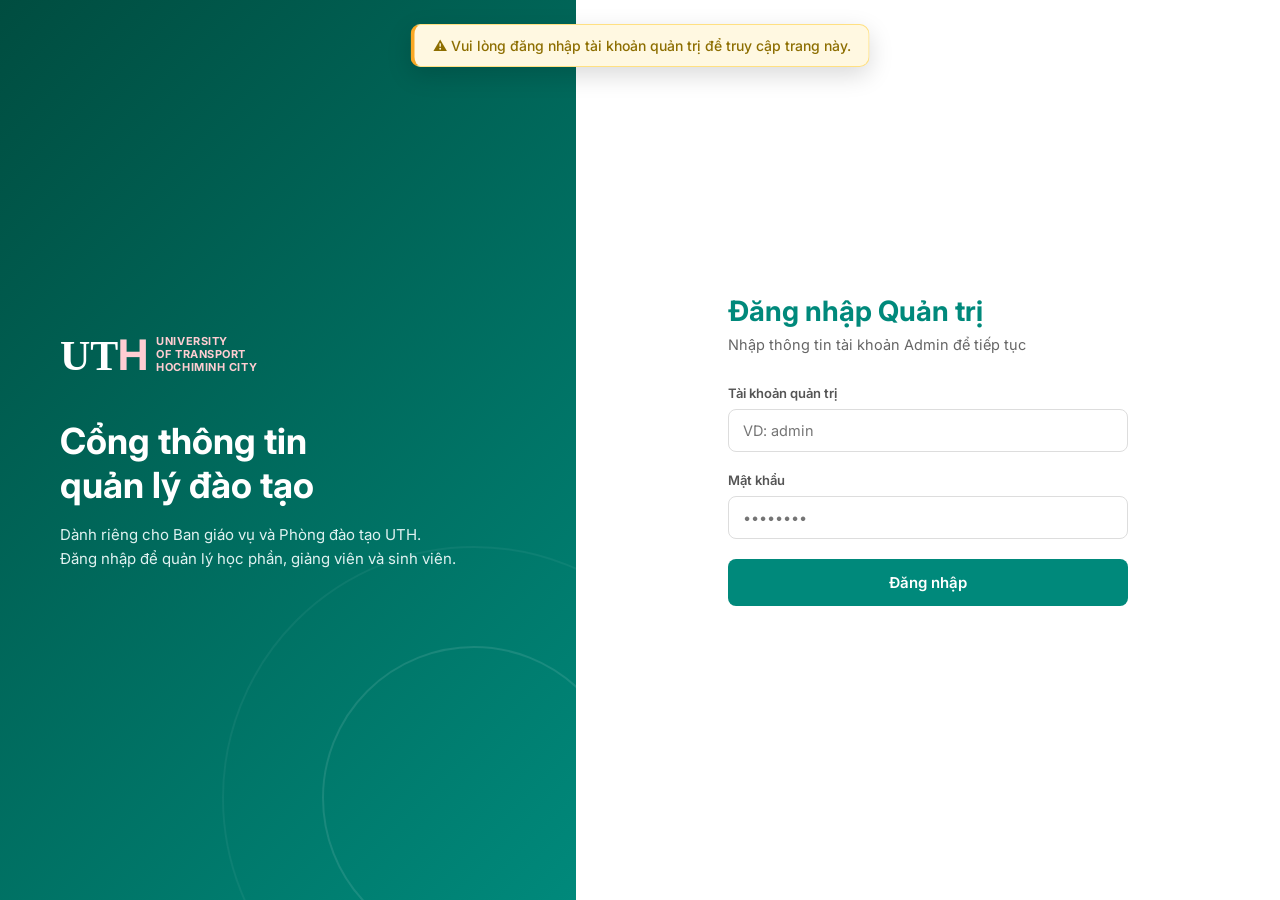
<file: admin/index.html>
<!DOCTYPE html>
<html lang="vi">
<head>
<meta charset="UTF-8">
<base href="/admin/">
<meta name="viewport" content="width=device-width, initial-scale=1.0">
  <script>
  (function () {
    if (sessionStorage.getItem("adminAuthenticated") !== "true") {
      sessionStorage.setItem("authWarning", "Vui lòng đăng nhập tài khoản quản trị để truy cập trang này.");
      window.location.replace("login.html");
    }
  })();
</script>
<title>UTH — Hệ thống Quản trị Đào tạo & Đăng ký</title>
<link href="https://fonts.googleapis.com/css2?family=Inter:wght@400;500;600;700;800&display=swap" rel="stylesheet">
<style>
  /* --- RESET & CSS BIẾN --- */
  :root {
    --primary: #0D9488;
    --primary-hover: #0F766E;
    --bg-body: #F3F4F6;
    --bg-surface: #FFFFFF;
    --text-main: #1E293B;
    --text-muted: #64748B;
    --border-color: #E2E8F0;
  }
  
  * { box-sizing: border-box; margin: 0; padding: 0; font-family: 'Inter', sans-serif; }
  body { background-color: var(--bg-body); color: var(--text-main); line-height: 1.6; overflow-x: hidden; }
  button { font-family: inherit; cursor: pointer; border: none; outline: none; transition: 0.2s; }
  
  /* --- HEADER NGANG --- */
  .top-header { background: rgba(255, 255, 255, 0.95); backdrop-filter: blur(10px); height: 72px; display: flex; justify-content: space-between; align-items: center; padding: 0 32px; border-bottom: 1px solid var(--border-color); position: sticky; top: 0; z-index: 100; }
  .header-left { display: flex; align-items: center; gap: 20px; }
  .hamburger-btn { font-size: 24px; color: var(--primary); background: transparent; padding: 6px; border-radius: 8px; }
  .hamburger-btn:hover { background: #F1F5F9; }
  .brand-logo { display: flex; align-items: center; gap: 10px; text-decoration: none; }
  .uth-text { font-family: serif; font-size: 30px; font-weight: 800; color: var(--primary); letter-spacing: -0.5px; }
  .uth-text span { color: #E11D48; }
  .uth-sub { font-size: 9px; font-weight: 700; color: #E11D48; line-height: 1.2; letter-spacing: 0.08em; }
  .user-dropdown { display: flex; align-items: center; gap: 12px; font-size: 14px; font-weight: 600; }
  .text-avatar { width: 40px; height: 40px; border-radius: 50%; background: var(--primary); color: #fff; display: flex; align-items: center; justify-content: center; font-weight: 700; }

  /* --- MENU SIDEBAR DỌC --- */
  .sidebar { width: 280px; background: var(--bg-surface); border-right: 1px solid var(--border-color); display: flex; flex-direction: column; position: fixed; top: 0; left: 0; bottom: 0; height: 100vh; z-index: 2000; transform: translateX(-100%); transition: transform 0.3s; overflow-y: auto; }
  .sidebar.open { transform: translateX(0); }
  .sidebar-backdrop { position: fixed; inset: 0; background: rgba(15, 23, 42, 0.4); z-index: 1500; opacity: 0; pointer-events: none; transition: 0.3s; }
  .sidebar-backdrop.show { opacity: 1; pointer-events: auto; }
  
  .sidebar-top { display: flex; align-items: center; gap: 16px; padding: 24px; }
  .nav-group-head { font-size: 11px; font-weight: 700; color: var(--text-muted); text-transform: uppercase; margin: 16px 24px 8px; border-bottom: 1px dashed var(--border-color); padding-bottom: 8px;}
  .nav-item { display: flex; align-items: center; gap: 14px; padding: 12px 24px; font-size: 14px; font-weight: 500; color: var(--text-main); margin: 2px 12px; border-radius: 8px; border-left: 4px solid transparent; background: none;}
  .nav-item:hover { background: #F1F5F9; color: var(--primary); }
  .nav-item.active { background: #F0FDF4; color: var(--primary); font-weight: 600; border-left-color: var(--primary); }
  
  /* --- PHẦN NỘI DUNG CHÍNH --- */
  .main.container { max-width: 1280px; margin: 40px auto; padding: 0 24px; }
  .panel { background: var(--bg-surface); border-radius: 16px; padding: 32px; box-shadow: 0 2px 4px rgba(0,0,0,0.05); display: none; margin-bottom: 40px; }
  .panel.active-panel { display: block; animation: fadeIn 0.3s ease-out; }
  @keyframes fadeIn { from { opacity: 0; transform: translateY(10px); } to { opacity: 1; transform: translateY(0); } }
  
  .topbar { display: flex; justify-content: space-between; align-items: flex-start; margin-bottom: 24px; }
  .topbar h1 { color: var(--text-main); font-size: 24px; font-weight: 700; margin-bottom: 6px; }
  .topbar .sub { color: var(--text-muted); font-size: 14px; }
  
  .btn-primary { background: var(--primary); color: #fff; padding: 10px 20px; border-radius: 8px; font-weight: 600; font-size: 14px; }
  .btn-primary:hover { background: var(--primary-hover); transform: translateY(-1px); }

  /* Bảng dữ liệu */
  .table-scroll { overflow-x: auto; border: 1px solid var(--border-color); border-radius: 12px; }
  .data-table { width: 100%; border-collapse: collapse; text-align: left; font-size: 14px; }
  .data-table th { background: #F8FAFC; color: var(--text-muted); padding: 16px; font-weight: 600; font-size: 12px; text-transform: uppercase; border-bottom: 1px solid var(--border-color); white-space: nowrap; }
  .data-table td { padding: 16px; border-bottom: 1px solid var(--border-color); }
  .data-table tbody tr:hover td { background: #F1F5F9; }
  
  /* Huy hiệu trạng thái */
  .pill { padding: 6px 12px; border-radius: 20px; font-size: 12px; font-weight: 600; display: inline-block; white-space: nowrap; }
  .pill.active { background: #D1FAE5; color: #065F46; }
  .pill.busy { background: #FEF3C7; color: #92400E; }
  .pill.full { background: #FEE2E2; color: #991B1B; }
  
  /* Nút thao tác trong bảng */
  .action-btn { padding: 8px 12px; border-radius: 6px; font-size: 12px; font-weight: 600; background: #E0F2F1; color: var(--primary-hover); margin-right: 6px;}
  .action-btn:hover { background: #CCFBF1; }
  .btn-danger { background: #FFE4E6; color: #BE123C; }
  .btn-danger:hover { background: #FECDD3; }

  /* --- FORM THÊM MỚI --- */
  .sub-form { display: none; background: #F8FAFC; border: 1px solid var(--border-color); border-radius: 12px; padding: 24px; margin-bottom: 24px; }
  .form-row { display: flex; gap: 20px; margin-bottom: 16px; flex-wrap: wrap; }
  .field { flex: 1; min-width: 200px; }
  .field label { display: block; font-size: 13px; font-weight: 600; color: var(--text-muted); margin-bottom: 8px; }
  .field input, .field select { width: 100%; padding: 10px 14px; border: 1px solid var(--border-color); border-radius: 8px; font-size: 14px; outline: none; }
  .field input:focus, .field select:focus { border-color: var(--primary); }
  .form-actions { display: flex; gap: 12px; margin-top: 24px; }
  .btn-cancel { background: #E2E8F0; color: #475569; padding: 10px 20px; border-radius: 8px; font-weight: 600; font-size: 14px; }

  /* Dashboard Cards */
  .dash-grid { display: grid; grid-template-columns: repeat(auto-fit, minmax(220px, 1fr)); gap: 24px; margin-bottom: 32px; }
  .dash-card { background: var(--bg-surface); padding: 24px; border-radius: 16px; border: 1px solid var(--border-color); display: flex; align-items: center; gap: 20px; }
  .dash-card .icon { font-size: 32px; width: 64px; height: 64px; border-radius: 16px; display: flex; align-items: center; justify-content: center; background: #CCFBF1; color: var(--primary-hover); }
  .dash-card h3 { font-size: 26px; font-weight: 800; margin-bottom: 4px; }
  
  /* Toast Thông báo */
  .toast { position: fixed; bottom: 32px; right: 32px; background: #1E293B; color: #fff; padding: 14px 24px; border-radius: 8px; font-size: 14px; font-weight: 500; opacity: 0; pointer-events: none; transition: 0.3s; z-index: 3000; transform: translateY(20px); }
  .toast.show { opacity: 1; transform: translateY(0); }

    /* Nút đăng xuất */
  .header-right { display: flex; align-items: center; gap: 16px; }
  .btn-logout { padding: 8px 16px; border: 1px solid var(--primary); border-radius: 8px; background: #fff; color: var(--primary); font-size: 13.5px; font-weight: 600; }
  .btn-logout:hover { background: var(--primary); color: #fff; }
  .nav-item.logout { color: #BE123C; width: calc(100% - 24px); text-align: left; margin-top: auto; margin-bottom: 16px; }
  .nav-item.logout:hover { background: #FFE4E6; color: #BE123C; }
</style>
</head>
<body>

  <div class="sidebar-backdrop" id="sidebarBackdrop" onclick="toggleSidebar()"></div>

  <aside class="sidebar" id="sidebar">
    <div class="sidebar-top">
      <button class="hamburger-btn" onclick="toggleSidebar()">✕</button>
      <div class="brand-logo"><span class="uth-text">UT<span>H</span></span></div>
    </div>
    
    <button class="nav-item active" id="nav-dashboard" onclick="switchTab('dashboard')">🏠 Bảng điều khiển</button>
    
    <div class="nav-group-head">Dữ liệu Đào tạo</div>
    <button class="nav-item" id="nav-courses" onclick="switchTab('courses')">📚 Quản lý học phần</button>
    <button class="nav-item" id="nav-classes" onclick="switchTab('classes')">🏫 Quản lý lớp học phần</button>
    <button class="nav-item" id="nav-students" onclick="switchTab('students')">👥 Quản lý sinh viên</button>
    <button class="nav-item" id="nav-teachers" onclick="switchTab('teachers')">👨‍🏫 Phân công giảng viên</button>
    <button class="nav-item" id="nav-tuition" onclick="switchTab('tuition')">💰 Quản lý thu học phí</button>
    
    <div class="nav-group-head">Quy trình Đăng ký</div>
    <button class="nav-item" id="nav-periods" onclick="switchTab('periods')">⏳ Quản lý đợt đăng ký</button>
    <button class="nav-item" id="nav-registrations" onclick="switchTab('registrations')">📝 Quản lý ĐK học phần</button>
    <button class="nav-item" id="nav-support" onclick="switchTab('support')">🎧 Yêu cầu hỗ trợ ĐK</button>
    
    <div class="nav-group-head">Báo cáo & Hệ thống</div>
    <button class="nav-item" id="nav-stats" onclick="switchTab('stats')">📊 Thống kê hệ thống</button>
    <button class="nav-item" id="nav-settings" onclick="switchTab('settings')">⚙️ Cài đặt hệ thống</button>
        <button class="nav-item logout" onclick="logoutAdmin()">⇥ Đăng xuất</button>
  </aside>

  <header class="top-header">
    <div class="header-left">
      <button class="hamburger-btn" onclick="toggleSidebar()">☰</button>
      <a href="#" class="brand-logo"><span class="uth-text">UT<span>H</span></span></a>
    </div>
        <div class="header-right">
      <div class="user-dropdown">
        <span class="text-avatar">AD</span>
        Quản trị viên
      </div>
      <button class="btn-logout" onclick="logoutAdmin()">⇥ Đăng xuất</button>
    </div>
  </header>

  <main class="main container">
    
    <!-- 0. BẢNG ĐIỀU KHIỂN -->
    <div class="panel active-panel" id="panel-dashboard">
      <div class="topbar">
        <div><h1>Bảng điều khiển</h1><div class="sub">Tổng quan hệ thống đào tạo Học kỳ 1, 2026-2027</div></div>
      </div>
      <div class="dash-grid">
        <div class="dash-card"><div class="icon">👥</div><div><h3>14,850</h3><p>Tổng sinh viên</p></div></div>
        <div class="dash-card"><div class="icon" style="background:#DBEAFE; color:#1D4ED8;">📚</div><div><h3>456</h3><p>Lớp học phần mở</p></div></div>
        <div class="dash-card"><div class="icon" style="background:#F3E8FF; color:#6B21A8;">⏳</div><div><h3 style="color:#6B21A8;">1</h3><p>Đợt đăng ký đang mở</p></div></div>
        <div class="dash-card"><div class="icon" style="background:#FFEDD5; color:#C2410C;">🎧</div><div><h3 style="color:#C2410C;">42</h3><p>Yêu cầu hỗ trợ ĐK</p></div></div>
      </div>
    </div>

    <!-- 1. QUẢN LÝ HỌC PHẦN -->
    <div class="panel" id="panel-courses">
      <div class="topbar">
        <div><h1>Quản lý dữ liệu học phần</h1><div class="sub">Danh mục môn học cốt lõi của trường (Catalog)</div></div>
        <button class="btn-primary" onclick="toggleForm('courseForm')">+ Thêm học phần</button>
      </div>

      <div class="sub-form" id="courseForm">
        <h3 style="margin-bottom: 16px; color: var(--primary);">Tạo mới học phần</h3>
        <div class="form-row">
          <div class="field"><label>Mã học phần</label><input type="text" id="cId" placeholder="VD: IT4010"></div>
          <div class="field"><label>Tên học phần</label><input type="text" id="cName" placeholder="VD: Trí tuệ nhân tạo"></div>
          <div class="field"><label>Số tín chỉ</label><input type="number" id="cCred" placeholder="3"></div>
          <div class="field"><label>Bộ môn quản lý</label><select id="cDept"><option>Khoa học máy tính</option><option>Hệ thống thông tin</option><option>Toán ứng dụng</option></select></div>
        </div>
        <div class="form-actions">
          <button class="btn-primary" onclick="saveCourse()">Lưu dữ liệu</button>
          <button class="btn-cancel" onclick="toggleForm('courseForm')">Hủy bỏ</button>
        </div>
      </div>

      <div class="table-scroll">
        <table class="data-table">
          <thead><tr><th>Mã HP</th><th>Tên học phần</th><th>Số TC</th><th>Bộ môn quản lý</th><th>Thao tác</th></tr></thead>
          <tbody id="tbodyCourses">
            <tr><td style="font-weight:600;">IT3010</td><td>Lập trình C++ Nâng cao</td><td>3</td><td>Khoa học máy tính</td><td><button class="action-btn">Sửa</button><button class="action-btn btn-danger btn-delete">Xóa</button></td></tr>
            <tr><td style="font-weight:600;">IT3020</td><td>Lập trình Python</td><td>3</td><td>Hệ thống thông tin</td><td><button class="action-btn">Sửa</button><button class="action-btn btn-danger btn-delete">Xóa</button></td></tr>
            <tr><td style="font-weight:600;">IT1110</td><td>Toán rời rạc</td><td>3</td><td>Toán ứng dụng</td><td><button class="action-btn">Sửa</button><button class="action-btn btn-danger btn-delete">Xóa</button></td></tr>
            <tr><td style="font-weight:600;">IT2110</td><td>Lý thuyết đồ thị & Thuật toán</td><td>3</td><td>Khoa học máy tính</td><td><button class="action-btn">Sửa</button><button class="action-btn btn-danger btn-delete">Xóa</button></td></tr>
            <tr><td style="font-weight:600;">IT4010</td><td>Trí tuệ nhân tạo</td><td>3</td><td>Hệ thống thông tin</td><td><button class="action-btn">Sửa</button><button class="action-btn btn-danger btn-delete">Xóa</button></td></tr>
            <tr><td style="font-weight:600;">IT3120</td><td>Kiến trúc máy tính & HĐH</td><td>4</td><td>Mạng máy tính</td><td><button class="action-btn">Sửa</button><button class="action-btn btn-danger btn-delete">Xóa</button></td></tr>
            <tr><td style="font-weight:600;">IT4062</td><td>An toàn và Bảo mật mạng</td><td>3</td><td>Mạng máy tính</td><td><button class="action-btn">Sửa</button><button class="action-btn btn-danger btn-delete">Xóa</button></td></tr>
          </tbody>
        </table>
      </div>
    </div>

    <!-- 2. QUẢN LÝ LỚP HỌC PHẦN -->
    <div class="panel" id="panel-classes">
      <div class="topbar">
        <div><h1>Quản lý lớp học phần</h1><div class="sub">Phân bổ phòng, giảng viên và sĩ số cho từng lớp cụ thể</div></div>
        <button class="btn-primary" onclick="toggleForm('classForm')">+ Mở lớp mới</button>
      </div>

      <div class="sub-form" id="classForm">
        <h3 style="margin-bottom: 16px; color: var(--primary);">Mở lớp học phần mới</h3>
        <div class="form-row">
          <div class="field"><label>Mã Lớp HP</label><input type="text" id="clId" placeholder="VD: IT3010_03"></div>
          <div class="field"><label>Chọn Học phần</label><select id="clCourse"><option>Lập trình C++ Nâng cao</option><option>Toán rời rạc</option><option>Lập trình Python</option></select></div>
          <div class="field"><label>Giảng viên</label><input type="text" id="clTeacher" placeholder="Tên giảng viên..."></div>
        </div>
        <div class="form-row">
          <div class="field"><label>Lịch học & Phòng</label><input type="text" id="clSchedule" placeholder="VD: Thứ 5 (Ca 2) - C201"></div>
          <div class="field"><label>Sĩ số tối đa</label><input type="number" id="clMax" placeholder="50"></div>
        </div>
        <div class="form-actions">
          <button class="btn-primary" onclick="saveClass()">Tạo lớp</button>
          <button class="btn-cancel" onclick="toggleForm('classForm')">Hủy bỏ</button>
        </div>
      </div>

      <div class="table-scroll">
        <table class="data-table">
          <thead><tr><th>Mã Lớp HP</th><th>Học phần</th><th>Giảng viên</th><th>Lịch học & Phòng</th><th>Sĩ số</th><th>Trạng thái</th><th>Thao tác</th></tr></thead>
          <tbody id="tbodyClasses">
            <tr><td style="font-weight:600;">IT3010_01</td><td>Lập trình C++ Nâng cao</td><td>Trần Văn B</td><td>Thứ 2 (Ca 1) - D102</td><td>45/50</td><td><span class="pill active">Mở ĐK</span></td><td><button class="action-btn">Sửa</button><button class="action-btn btn-danger btn-delete">Xóa</button></td></tr>
            <tr><td style="font-weight:600;">IT3020_01</td><td>Lập trình Python</td><td>Nguyễn Văn C</td><td>Thứ 3 (Ca 2) - B201</td><td>40/40</td><td><span class="pill full">Đầy</span></td><td><button class="action-btn">Sửa</button><button class="action-btn btn-danger btn-delete">Xóa</button></td></tr>
            <tr><td style="font-weight:600;">IT1110_01</td><td>Toán rời rạc</td><td>Đỗ Văn F</td><td>Thứ 4 (Ca 1) - C104</td><td>55/60</td><td><span class="pill active">Mở ĐK</span></td><td><button class="action-btn">Sửa</button><button class="action-btn btn-danger btn-delete">Xóa</button></td></tr>
            <tr><td style="font-weight:600;">IT2110_02</td><td>Lý thuyết đồ thị & Thuật toán</td><td>Phạm Văn E</td><td>Thứ 5 (Ca 3) - A205</td><td>30/50</td><td><span class="pill active">Mở ĐK</span></td><td><button class="action-btn">Sửa</button><button class="action-btn btn-danger btn-delete">Xóa</button></td></tr>
            <tr><td style="font-weight:600;">IT4010_03</td><td>Trí tuệ nhân tạo</td><td>Lê Văn I</td><td>Thứ 6 (Ca 2) - Lab 3</td><td>48/50</td><td><span class="pill active">Mở ĐK</span></td><td><button class="action-btn">Sửa</button><button class="action-btn btn-danger btn-delete">Xóa</button></td></tr>
          </tbody>
        </table>
      </div>
    </div>

    <!-- 3. QUẢN LÝ SINH VIÊN -->
    <div class="panel" id="panel-students">
      <div class="topbar">
        <div><h1>Quản lý sinh viên</h1><div class="sub">Hồ sơ người học toàn trường</div></div>
        <button class="btn-primary" onclick="toggleForm('studentForm')">+ Thêm sinh viên</button>
      </div>

      <div class="sub-form" id="studentForm">
        <h3 style="margin-bottom: 16px; color: var(--primary);">Thêm hồ sơ sinh viên</h3>
        <div class="form-row">
          <div class="field"><label>MSSV</label><input type="text" id="stId" placeholder="VD: 089207001111"></div>
          <div class="field"><label>Họ và tên</label><input type="text" id="stName" placeholder="Tên sinh viên..."></div>
          <div class="field"><label>Lớp</label><input type="text" id="stClass" placeholder="VD: CNTT-2025"></div>
          <div class="field"><label>Ngành</label><select id="stMajor"><option>Công nghệ thông tin</option><option>Kỹ thuật phần mềm</option><option>Logistics</option></select></div>
        </div>
        <div class="form-actions">
          <button class="btn-primary" onclick="saveStudent()">Lưu hồ sơ</button>
          <button class="btn-cancel" onclick="toggleForm('studentForm')">Hủy bỏ</button>
        </div>
      </div>

      <div class="table-scroll">
        <table class="data-table">
          <thead><tr><th>MSSV</th><th>Họ và tên</th><th>Lớp</th><th>Ngành</th><th>Trạng thái</th><th>Thao tác</th></tr></thead>
          <tbody id="tbodyStudents">
            <tr><td style="font-weight:600;">089207005607</td><td>Phạm Tuấn Anh</td><td>CNTT-2025</td><td>Công nghệ thông tin</td><td><span class="pill active">Đang học</span></td><td><button class="action-btn">Sửa</button><button class="action-btn btn-danger btn-delete">Xóa</button></td></tr>
            <tr><td style="font-weight:600;">089207001234</td><td>Nguyễn Văn An</td><td>CNTT-2024</td><td>Công nghệ thông tin</td><td><span class="pill active">Đang học</span></td><td><button class="action-btn">Sửa</button><button class="action-btn btn-danger btn-delete">Xóa</button></td></tr>
            <tr><td style="font-weight:600;">089207004321</td><td>Trần Thị Bình</td><td>LOG-2025</td><td>Logistics</td><td><span class="pill active">Đang học</span></td><td><button class="action-btn">Sửa</button><button class="action-btn btn-danger btn-delete">Xóa</button></td></tr>
            <tr><td style="font-weight:600;">089207009876</td><td>Phạm Quốc Huy</td><td>CK-2023</td><td>Kỹ thuật cơ khí</td><td><span class="pill busy">Bảo lưu</span></td><td><button class="action-btn">Sửa</button><button class="action-btn btn-danger btn-delete">Xóa</button></td></tr>
            <tr><td style="font-weight:600;">089207005555</td><td>Hoàng Mai Linh</td><td>KTPM-2025</td><td>Kỹ thuật phần mềm</td><td><span class="pill active">Đang học</span></td><td><button class="action-btn">Sửa</button><button class="action-btn btn-danger btn-delete">Xóa</button></td></tr>
          </tbody>
        </table>
      </div>
    </div>

    <!-- 4. PHÂN CÔNG GIẢNG VIÊN -->
    <div class="panel" id="panel-teachers">
      <div class="topbar">
        <div><h1>Phân công giảng viên</h1><div class="sub">Quản lý nhân sự, khoa và bộ môn giảng dạy</div></div>
      </div>
      <div class="table-scroll">
        <table class="data-table">
          <thead><tr><th>Mã GV</th><th>Họ và tên</th><th>Khoa / Bộ môn</th><th>Trạng thái</th><th>Thao tác</th></tr></thead>
          <tbody>
            <tr><td style="font-weight:600;">GV015</td><td>Lê Thị Dung</td><td>Công nghệ thông tin</td><td><span class="pill active">Sẵn sàng</span></td><td><button class="action-btn">Sửa</button></td></tr>
            <tr><td style="font-weight:600;">GV042</td><td>Đỗ Văn Phúc</td><td>Khoa học cơ bản</td><td><span class="pill active">Sẵn sàng</span></td><td><button class="action-btn">Sửa</button></td></tr>
            <tr><td style="font-weight:600;">GV019</td><td>Trần Văn B</td><td>Công nghệ thông tin</td><td><span class="pill busy">Đi tu nghiệp</span></td><td><button class="action-btn">Sửa</button></td></tr>
            <tr><td style="font-weight:600;">GV088</td><td>Nguyễn Văn C</td><td>Công nghệ thông tin</td><td><span class="pill active">Sẵn sàng</span></td><td><button class="action-btn">Sửa</button></td></tr>
            <tr><td style="font-weight:600;">GV091</td><td>Phạm Văn E</td><td>Toán ứng dụng</td><td><span class="pill active">Sẵn sàng</span></td><td><button class="action-btn">Sửa</button></td></tr>
          </tbody>
        </table>
      </div>
    </div>

    <!-- 5. QUẢN LÝ THU HỌC PHÍ -->
    <div class="panel" id="panel-tuition">
      <div class="topbar">
        <div><h1>Quản lý thu học phí</h1><div class="sub">Theo dõi công nợ, học bổng và trạng thái thanh toán</div></div>
      </div>
      <div class="table-scroll">
        <table class="data-table">
          <thead><tr><th>MSSV</th><th>Họ và tên</th><th>Học kỳ</th><th>Đã đóng</th><th>Trạng thái</th><th>Thao tác</th></tr></thead>
          <tbody>
            <tr><td style="font-weight:600;">089207005607</td><td>Phạm Tuấn Anh</td><td>HK1 (26-27)</td><td>4,500,000 đ</td><td><span class="pill active">Hoàn thành</span></td><td><button class="action-btn">Chi tiết</button></td></tr>
            <tr><td style="font-weight:600;">089207001234</td><td>Nguyễn Văn An</td><td>HK1 (26-27)</td><td>0 đ</td><td><span class="pill full">Chưa đóng</span></td><td><button class="action-btn">Nhắc nhở</button></td></tr>
            <tr><td style="font-weight:600;">089207004321</td><td>Trần Thị Bình</td><td>HK1 (26-27)</td><td>4,200,000 đ</td><td><span class="pill active">Hoàn thành</span></td><td><button class="action-btn">Chi tiết</button></td></tr>
            <tr><td style="font-weight:600;">089207005555</td><td>Hoàng Mai Linh</td><td>HK1 (26-27)</td><td>2,000,000 đ</td><td><span class="pill busy">Đóng một phần</span></td><td><button class="action-btn">Chi tiết</button></td></tr>
          </tbody>
        </table>
      </div>
    </div>
    
    <!-- 6. QUẢN LÝ ĐỢT ĐĂNG KÝ -->
    <div class="panel" id="panel-periods">
      <div class="topbar">
        <div><h1>Quản lý đợt đăng ký</h1><div class="sub">Thiết lập thời gian đóng/mở cổng</div></div>
        <button class="btn-primary" onclick="toggleForm('periodForm')">+ Tạo đợt mới</button>
      </div>

      <div class="sub-form" id="periodForm">
        <h3 style="margin-bottom: 16px; color: var(--primary);">Tạo đợt đăng ký mới</h3>
        <div class="form-row">
          <div class="field"><label>Tên đợt đăng ký</label><input type="text" id="pName" placeholder="VD: ĐK Bổ sung HK1"></div>
          <div class="field"><label>Đối tượng áp dụng</label><input type="text" id="pTarget" placeholder="VD: Khóa 2025, Khóa 2026"></div>
        </div>
        <div class="form-row">
          <div class="field"><label>Thời gian bắt đầu</label><input type="datetime-local" id="pStart"></div>
          <div class="field"><label>Thời gian kết thúc</label><input type="datetime-local" id="pEnd"></div>
        </div>
        <div class="form-actions">
          <button class="btn-primary" onclick="savePeriod()">Lưu đợt ĐK</button>
          <button class="btn-cancel" onclick="toggleForm('periodForm')">Hủy bỏ</button>
        </div>
      </div>

      <div class="table-scroll">
        <table class="data-table">
          <thead><tr><th>Tên đợt</th><th>Đối tượng</th><th>Thời gian bắt đầu</th><th>Thời gian kết thúc</th><th>Trạng thái</th><th>Thao tác</th></tr></thead>
          <tbody id="tbodyPeriods">
            <tr><td style="font-weight:600;">ĐK Đợt 1 - HK1 (26-27)</td><td>Khóa 2023, 2024</td><td>01/09/2026 08:00</td><td>05/09/2026 17:00</td><td><span class="pill full">Đã đóng</span></td><td><button class="action-btn btn-danger btn-delete">Xóa</button></td></tr>
            <tr><td style="font-weight:600;">ĐK Đợt 2 - HK1 (26-27)</td><td>Khóa 2025</td><td>10/09/2026 08:00</td><td>15/09/2026 17:00</td><td><span class="pill active">Đang mở</span></td><td><button class="action-btn btn-danger btn-delete">Xóa</button></td></tr>
            <tr><td style="font-weight:600;">ĐK Bổ sung (Lần 1)</td><td>Khóa 2026</td><td>20/09/2026 08:00</td><td>22/09/2026 17:00</td><td><span class="pill busy">Sắp diễn ra</span></td><td><button class="action-btn btn-danger btn-delete">Xóa</button></td></tr>
          </tbody>
        </table>
      </div>
    </div>

    <!-- 7. QUẢN LÝ ĐĂNG KÝ HỌC PHẦN -->
    <div class="panel" id="panel-registrations">
      <div class="topbar">
        <div><h1>Quản lý đăng ký học phần</h1><div class="sub">Tra cứu lịch sử ghi nhận đăng ký môn của sinh viên</div></div>
      </div>
      <div class="table-scroll">
        <table class="data-table">
          <thead><tr><th>Thời gian ĐK</th><th>MSSV</th><th>Tên SV</th><th>Mã Lớp Đăng ký</th><th>Kết quả</th><th>Thao tác</th></tr></thead>
          <tbody>
            <tr><td>11/09/2026 09:15</td><td>089207005607</td><td>Phạm Tuấn Anh</td><td style="font-weight:600;">IT3010_01</td><td><span class="pill active">Thành công</span></td><td><button class="action-btn btn-danger btn-delete">Hủy KQ</button></td></tr>
            <tr><td>11/09/2026 09:20</td><td>089207005607</td><td>Phạm Tuấn Anh</td><td style="font-weight:600;">IT2110_02</td><td><span class="pill active">Thành công</span></td><td><button class="action-btn btn-danger btn-delete">Hủy KQ</button></td></tr>
            <tr><td>11/09/2026 10:05</td><td>089207001234</td><td>Nguyễn Văn An</td><td style="font-weight:600;">IT3020_01</td><td><span class="pill full">Thất bại (Đầy lớp)</span></td><td><button class="action-btn">Chi tiết</button></td></tr>
            <tr><td>11/09/2026 10:15</td><td>089207001234</td><td>Nguyễn Văn An</td><td style="font-weight:600;">IT1110_01</td><td><span class="pill active">Thành công</span></td><td><button class="action-btn btn-danger btn-delete">Hủy KQ</button></td></tr>
            <tr><td>12/09/2026 08:30</td><td>089207005555</td><td>Hoàng Mai Linh</td><td style="font-weight:600;">IT4010_03</td><td><span class="pill full">Thất bại (Trùng lịch)</span></td><td><button class="action-btn">Chi tiết</button></td></tr>
          </tbody>
        </table>
      </div>
    </div>

    <!-- 8. XỬ LÝ YÊU CẦU HỖ TRỢ -->
    <div class="panel" id="panel-support">
      <div class="topbar">
        <div><h1>Yêu cầu hỗ trợ Đăng ký</h1><div class="sub">Giải quyết các sự cố của sinh viên trong thời gian mở cổng</div></div>
      </div>
      <div class="table-scroll">
        <table class="data-table">
          <thead><tr><th>Mã YC</th><th>Sinh viên (MSSV)</th><th>Vấn đề gặp phải</th><th>Trạng thái</th><th>Thao tác</th></tr></thead>
          <tbody>
            <tr><td style="font-weight:600;">#YC901</td><td>Phạm Tuấn Anh (089207...)</td><td>Hệ thống báo trùng lịch, xin hỗ trợ ép lớp môn Lập trình Python.</td><td><span class="pill busy">Chờ xử lý</span></td><td><button class="action-btn">Giải quyết</button></td></tr>
            <tr><td style="font-weight:600;">#YC904</td><td>Nguyễn Văn An (089207...)</td><td>Hệ thống báo lỗi khi đăng ký môn Toán rời rạc, em cần học môn này để kịp thi vấn đáp cuối kỳ.</td><td><span class="pill busy">Chờ xử lý</span></td><td><button class="action-btn">Giải quyết</button></td></tr>
            <tr><td style="font-weight:600;">#YC905</td><td>Hoàng Mai Linh (089207...)</td><td>Xin hủy môn Cấu trúc dữ liệu do em đã đăng ký nhầm mã môn học kỳ trước.</td><td><span class="pill active">Đã xử lý</span></td><td><button class="action-btn">Xem lại</button></td></tr>
          </tbody>
        </table>
      </div>
    </div>

    <!-- 9. THỐNG KÊ -->
    <div class="panel" id="panel-stats">
      <div class="topbar">
        <div><h1>Thống kê hệ thống</h1><div class="sub">Báo cáo số lượng lấp đầy đăng ký theo Khoa</div></div>
      </div>
      <div class="table-scroll">
        <table class="data-table">
          <thead><tr><th>Khoa / Ngành</th><th>Số lượng Lớp mở</th><th>Tổng sinh viên ĐK</th><th>Tỷ lệ lấp đầy</th></tr></thead>
          <tbody>
            <tr><td style="font-weight:600;">Công nghệ thông tin</td><td>145</td><td>5,850</td><td><span style="color:var(--primary); font-weight:700;">92%</span></td></tr>
            <tr><td style="font-weight:600;">Kỹ thuật cơ khí</td><td>88</td><td>3,980</td><td><span style="color:#C2410C; font-weight:700;">75%</span></td></tr>
            <tr><td style="font-weight:600;">Kinh tế vận tải</td><td>110</td><td>4,200</td><td><span style="color:var(--primary); font-weight:700;">89%</span></td></tr>
          </tbody>
        </table>
      </div>
    </div>

    <!-- 10. CÀI ĐẶT -->
    <div class="panel" id="panel-settings">
      <div class="topbar">
        <div><h1>Cài đặt hệ thống</h1><div class="sub">Tùy chỉnh thông số Cổng thông tin đào tạo</div></div>
      </div>
      <div style="background:#fff; padding:32px; border-radius:12px; border:1px solid var(--border-color);">
        <p style="margin-bottom: 20px; font-weight:600;">Cổng Đăng Ký Học Phần đang: <span style="color: var(--primary);">MỞ</span></p>
        <button class="btn-danger">Bật chế độ Bảo trì hệ thống (Khóa toàn bộ)</button>
      </div>
    </div>

  </main>

  <div class="toast" id="toast">Thông báo</div>

  <script>
    // 1. Chức năng chuyển Tab
    function switchTab(tabId) {
      document.querySelectorAll('.panel').forEach(p => {
        p.classList.remove('active-panel');
      });
      document.querySelectorAll('.nav-item').forEach(n => {
        n.classList.remove('active');
      });
      
      document.getElementById('panel-' + tabId).classList.add('active-panel');
      document.getElementById('nav-' + tabId).classList.add('active');
      
      if(window.innerWidth < 768) {
        document.getElementById('sidebar').classList.remove('open');
        document.getElementById('sidebarBackdrop').classList.remove('show');
      }
      window.scrollTo({ top: 0, behavior: 'smooth' });
    }

    // 2. Chức năng đóng/mở Menu
    function toggleSidebar() {
      document.getElementById('sidebar').classList.toggle('open');
      document.getElementById('sidebarBackdrop').classList.toggle('show');
    }

    // 3. Chức năng thông báo góc màn hình
    function showToast(msg) {
      const t = document.getElementById('toast');
      t.textContent = msg;
      t.classList.add('show');
      setTimeout(() => t.classList.remove('show'), 3000);
    }

    // 4. Chức năng Ẩn/Hiện Form thêm dữ liệu
    function toggleForm(formId) {
      const form = document.getElementById(formId);
      if(form.style.display === 'block') {
        form.style.display = 'none';
      } else {
        form.style.display = 'block';
      }
    }

    // 5. Chức năng Thêm Học Phần
    function saveCourse() {
      const id = document.getElementById('cId').value;
      const name = document.getElementById('cName').value;
      const cred = document.getElementById('cCred').value || '3';
      const dept = document.getElementById('cDept').value;
      
      if(!id || !name) { showToast('⚠ Vui lòng nhập Mã và Tên học phần!'); return; }
      
      const newRow = `<tr><td style="font-weight:600;">${id}</td><td>${name}</td><td>${cred}</td><td>${dept}</td><td><button class="action-btn">Sửa</button><button class="action-btn btn-danger btn-delete">Xóa</button></td></tr>`;
      document.getElementById('tbodyCourses').insertAdjacentHTML('afterbegin', newRow);
      
      document.getElementById('cId').value = '';
      document.getElementById('cName').value = '';
      toggleForm('courseForm');
      showToast('Thêm học phần thành công!');
    }

    // 6. Chức năng Mở Lớp Mới
    function saveClass() {
      const id = document.getElementById('clId').value;
      const course = document.getElementById('clCourse').value;
      const teacher = document.getElementById('clTeacher').value || 'Chưa phân công';
      const schedule = document.getElementById('clSchedule').value || 'Chưa xếp lịch';
      const max = document.getElementById('clMax').value || '50';
      
      if(!id) { showToast('⚠ Vui lòng nhập Mã lớp!'); return; }
      
      const newRow = `<tr><td style="font-weight:600;">${id}</td><td>${course}</td><td>${teacher}</td><td>${schedule}</td><td>0/${max}</td><td><span class="pill active">Mở ĐK</span></td><td><button class="action-btn">Sửa</button><button class="action-btn btn-danger btn-delete">Xóa</button></td></tr>`;
      document.getElementById('tbodyClasses').insertAdjacentHTML('afterbegin', newRow);
      
      document.getElementById('clId').value = '';
      toggleForm('classForm');
      showToast('Đã mở lớp học phần mới!');
    }

    // 7. Chức năng Thêm Sinh Viên
    function saveStudent() {
      const id = document.getElementById('stId').value;
      const name = document.getElementById('stName').value;
      const cls = document.getElementById('stClass').value || 'Chưa xếp lớp';
      const major = document.getElementById('stMajor').value;
      
      if(!id || !name) { showToast('⚠ Vui lòng nhập MSSV và Họ tên!'); return; }
      
      const newRow = `<tr><td style="font-weight:600;">${id}</td><td>${name}</td><td>${cls}</td><td>${major}</td><td><span class="pill active">Đang học</span></td><td><button class="action-btn">Sửa</button><button class="action-btn btn-danger btn-delete">Xóa</button></td></tr>`;
      document.getElementById('tbodyStudents').insertAdjacentHTML('afterbegin', newRow);
      
      document.getElementById('stId').value = '';
      document.getElementById('stName').value = '';
      toggleForm('studentForm');
      showToast('Đã thêm hồ sơ sinh viên!');
    }

    // 8. Chức năng Thêm Đợt Đăng Ký
    function savePeriod() {
      const name = document.getElementById('pName').value;
      const target = document.getElementById('pTarget').value || 'Toàn trường';
      
      if(!name) { showToast('⚠ Vui lòng nhập tên đợt đăng ký!'); return; }
      
      const newRow = `<tr><td style="font-weight:600;">${name}</td><td>${target}</td><td>Chờ cập nhật</td><td>Chờ cập nhật</td><td><span class="pill busy">Sắp diễn ra</span></td><td><button class="action-btn btn-danger btn-delete">Xóa</button></td></tr>`;
      document.getElementById('tbodyPeriods').insertAdjacentHTML('afterbegin', newRow);
      
      document.getElementById('pName').value = '';
      toggleForm('periodForm');
      showToast('Đã tạo đợt đăng ký thành công!');
    }

    // 9. XỬ LÝ SỰ KIỆN XÓA TỰ ĐỘNG
    document.addEventListener('click', function(e) {
      if(e.target && e.target.classList.contains('btn-delete')) {
        if(confirm('Cảnh báo: Bạn có chắc chắn muốn xóa bản ghi này? Thao tác này không thể hoàn tác.')) {
          e.target.closest('tr').remove();
          showToast('Đã xóa dữ liệu thành công!');
        }
      }
    });


        // Đăng xuất Admin
    function logoutAdmin() {
      if (!confirm('Bạn có chắc muốn đăng xuất?')) return;
      sessionStorage.removeItem('adminAuthenticated');
      window.location.replace('login.html');
    }
  </script>
</body>
</html>
</file>
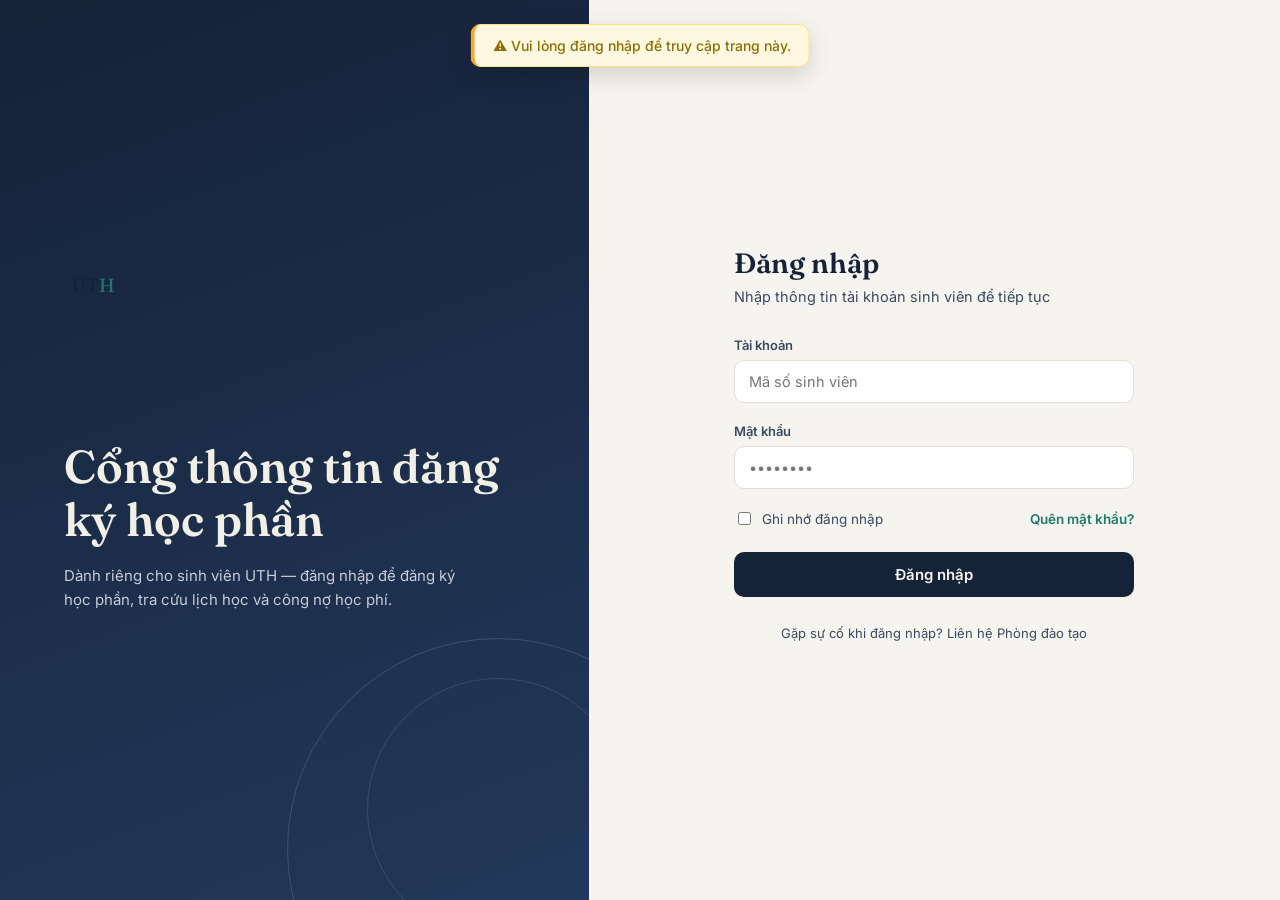
<file: user/index.html>
<!DOCTYPE html>
<html lang="vi">
<head>
<meta charset="UTF-8">
<base href="/user/">
<meta name="viewport" content="width=device-width, initial-scale=1.0">
<title>UTH — Trang chủ</title>
<link rel="preconnect" href="https://fonts.googleapis.com">
<link href="https://fonts.googleapis.com/css2?family=Fraunces:opsz,wght@9..144,500;9..144,600&family=Inter:wght@400;500;600;700&display=swap" rel="stylesheet">
<link rel="stylesheet" href="style.css">
<script>
  (function () {
    if (sessionStorage.getItem("userLoggedIn") !== "true") {
      sessionStorage.setItem("authWarning", "Vui lòng đăng nhập để truy cập trang này.");
      window.location.replace("login.html");
    }
  })();
</script>
</head>
<body>
  <div id="screen-app">
    <aside class="sidebar">
      <div class="brand-mark">UT<span>H</span></div>
      <a class="nav-item active" href="index.html"><span class="ic">⌂</span> Trang chủ</a>
      <a class="nav-item" href="register.html"><span class="ic">✎</span> Đăng ký học phần</a>
      <a class="nav-item" href="schedule.html"><span class="ic">▤</span> Lịch học đã đăng ký</a>
      <a class="nav-item" href="curriculum.html"><span class="ic">◇</span> Chương trình khung</a>
      <a class="nav-item" href="tuition.html"><span class="ic">$</span> Tra cứu công nợ</a>
      <a class="nav-item" href="payment.html"><span class="ic">💳</span> Thanh toán học phí</a>
      <a class="nav-item" href="support.html"><span class="ic">✉</span> Yêu cầu hỗ trợ</a>
      <a class="nav-item" href="profile.html"><span class="ic">◍</span> Hồ sơ cá nhân</a>
      <div class="nav-divider"></div>
      <a class="nav-item" href="login.html" onclick="logoutUser(event)"><span class="ic">⇥</span> Đăng xuất</a>
      <a class="nav-support" href="support.html">💬 Yêu cầu hỗ trợ</a>
    </aside>

    <main class="main">
      <div class="topbar">
        <div><h1>Xin chào, Nguyễn Văn A</h1><div class="sub">Mã SV: SV2024001 · Học kỳ 1, 2026-2027</div></div>
        <a class="avatar" href="profile.html" title="Hồ sơ cá nhân">NA</a>
      </div>

      <div class="stat-grid">
        <div class="stat-card"><div class="label">Môn đã đăng ký</div><div class="value">6</div></div>
        <div class="stat-card"><div class="label">Tổng số tín chỉ</div><div class="value">18</div></div>
        <div class="stat-card"><div class="label">Lịch học trong tuần</div><div class="value">6</div></div>
        <div class="stat-card warn"><div class="label">Hạn đăng ký còn</div><div class="value">5 ngày</div></div>
      </div>

      <div class="portal-row">
        <div class="panel" style="margin-bottom:0;">
          <div style="display:flex; justify-content:space-between; align-items:center; margin-bottom:14px;">
            <h3>Kết quả học tập</h3>
            <select style="padding:8px 10px; border:1px solid var(--line); border-radius:8px; font-size:12.5px;"><option>Học kỳ 1 năm học 2026-2027</option></select>
          </div>
          <div class="empty-state">
            <div class="empty-icon">🗂</div>
            <div class="empty-text">Không có dữ liệu cho học kỳ này!</div>
          </div>
        </div>

        <div class="panel" style="margin-bottom:0;">
          <h3 style="text-align:center; margin-bottom:18px;">Tiến độ học tập</h3>
          <div class="donut" style="--pct:55.7%;">
            <div class="donut-inner">
              <div class="donut-value">Đã đạt: 78/140</div>
            </div>
          </div>
        </div>

        <div class="panel" style="margin-bottom:0;">
          <div style="display:flex; justify-content:space-between; align-items:center; margin-bottom:14px;">
            <h3>Lớp học phần</h3>
            <select style="padding:8px 10px; border:1px solid var(--line); border-radius:8px; font-size:12.5px;"><option>Học kỳ 1 năm học 2026-2027</option></select>
          </div>
          <div class="class-table">
            <div class="class-table-head"><span>Môn học</span><span>Tín chỉ</span></div>
            <div class="class-table-row"><span>Lập trình Web</span><span>3</span></div>
            <div class="class-table-row"><span>Cơ sở dữ liệu</span><span>3</span></div>
            <div class="class-table-row"><span>Toán rời rạc</span><span>3</span></div>
            <div class="class-table-row"><span>Tiếng Anh chuyên ngành</span><span>2</span></div>
            <div class="class-table-row"><span>Hệ điều hành</span><span>4</span></div>
            <div class="class-table-row"><span>Mạng máy tính</span><span>3</span></div>
          </div>
        </div>
      </div>

      <div class="panel">
        <div style="display:flex; justify-content:space-between; align-items:center; margin-bottom:14px;">
          <h3>Lịch học tuần này</h3>
          <a href="schedule.html" style="font-size:12.5px; color:var(--teal); font-weight:600;">Xem chi tiết ›</a>
        </div>
        <div class="week-grid">
          <div class="week-day today">
            <div class="day-label">Thứ 2 <span class="today-tag">Hôm nay</span></div>
            <div class="class-chip">Lập trình Web<br><span>07:30-09:30 · P.A203</span></div>
          </div>
          <div class="week-day">
            <div class="day-label">Thứ 3</div>
            <div class="class-chip">Hệ điều hành<br><span>07:30-09:30 · P.A105</span></div>
            <div class="class-chip">Cơ sở dữ liệu<br><span>13:30-15:30 · P.B105</span></div>
          </div>
          <div class="week-day">
            <div class="day-label">Thứ 4</div>
            <div class="class-chip">Toán rời rạc<br><span>09:45-11:45 · P.A101</span></div>
          </div>
          <div class="week-day">
            <div class="day-label">Thứ 5</div>
            <div class="class-chip">Mạng máy tính<br><span>09:45-11:45 · P.C301</span></div>
          </div>
          <div class="week-day">
            <div class="day-label">Thứ 6</div>
            <div class="class-chip">Tiếng Anh CN<br><span>13:30-15:30 · P.B202</span></div>
          </div>
          <div class="week-day empty">
            <div class="day-label">Thứ 7</div>
            <div class="no-class">Không có lịch học</div>
          </div>
        </div>
      </div>

      <div class="panel">
        <h3>Thông báo gần đây</h3>
        <div class="notif-row">Đăng ký học phần học kỳ 1 mở từ 20/08 đến 27/08/2026.</div>
        <div class="notif-row">Hạn hủy đăng ký học phần: trước 05/09/2026.</div>
        <div class="notif-row">Hạn đóng học phí: 15/09/2026.</div>
      </div>
    </main>

    <nav class="mobile-nav">
      <a class="active" href="index.html"><span class="ic">⌂</span>Trang chủ</a>
      <a class="" href="register.html"><span class="ic">✎</span>Đăng ký</a>
      <a class="" href="schedule.html"><span class="ic">▦</span>Lịch học</a>
      <a class="" href="profile.html"><span class="ic">◍</span>Hồ sơ</a>
    </nav>
  </div>

  <div class="toast" id="toast"></div>
  <script src="app.js"></script>
  <script>
    function logoutUser(event) {
      if (!confirm('Bạn có chắc muốn đăng xuất?')) return;
      event.preventDefault();
      sessionStorage.removeItem("userLoggedIn");
      sessionStorage.removeItem("userUsername");
      window.location.replace("login.html");
    }
  </script>
</body>
</html>
</file>
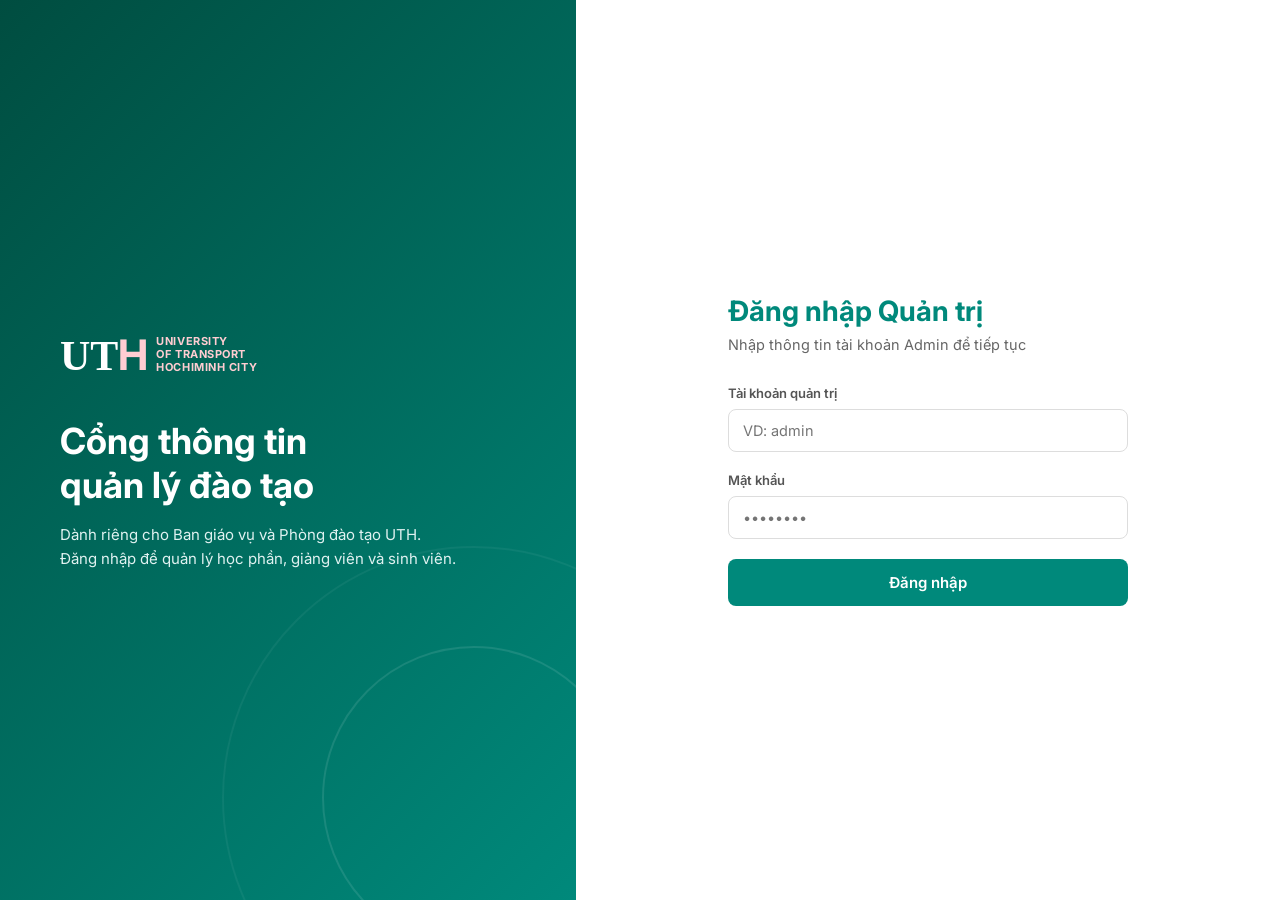
<file: admin/login.html>
<!DOCTYPE html>
<html lang="vi">
<head>
<meta charset="UTF-8">
<base href="/admin/">
<meta name="viewport" content="width=device-width, initial-scale=1.0">
  <script>
    // Nếu phiên Admin còn hiệu lực thì không cần đăng nhập lại.
    if (sessionStorage.getItem('adminAuthenticated') === 'true') {
      window.location.replace('index.html');
    }
  </script>
<title>UTH — Đăng nhập Quản lý Đào tạo</title>
<link href="https://fonts.googleapis.com/css2?family=Inter:wght@400;500;600;700&display=swap" rel="stylesheet">
<style>
  * { box-sizing: border-box; margin: 0; padding: 0; font-family: 'Inter', sans-serif; }
  body { display: flex; min-height: 100vh; background-color: #EEF2F6; color: #333; }
  
  .login-layout { display: flex; width: 100%; }
  .login-left { flex: 1 1 45%; background: linear-gradient(135deg, #004D40 0%, #00897B 100%); color: #fff; padding: 60px; display: flex; flex-direction: column; justify-content: center; position: relative; overflow: hidden; }
  .login-left::before { content: ""; position: absolute; right: -50px; bottom: -50px; width: 300px; height: 300px; border-radius: 50%; border: 2px solid rgba(255,255,255,0.1); }
  .login-left::after { content: ""; position: absolute; right: -150px; bottom: -150px; width: 500px; height: 500px; border-radius: 50%; border: 2px solid rgba(255,255,255,0.05); }
  
  .brand-logo { display: flex; align-items: center; gap: 8px; margin-bottom: 40px; position: relative; z-index: 2; }
  .uth-text { font-family: serif; font-size: 42px; font-weight: 700; color: #fff; }
  .uth-text span { color: #FFCDD2; }
  .uth-sub { font-size: 11px; font-weight: 700; color: #FFCDD2; line-height: 1.2; letter-spacing: 0.05em; }
  
  .login-left h1 { font-size: 36px; line-height: 1.2; margin-bottom: 16px; position: relative; z-index: 2; }
  .login-left p { font-size: 15px; color: #E0F2F1; line-height: 1.6; max-width: 400px; position: relative; z-index: 2; }

  .login-right { flex: 1 1 55%; background: #fff; display: flex; align-items: center; justify-content: center; padding: 40px; }
  .login-box { width: 100%; max-width: 400px; }
  .login-box h2 { font-size: 28px; color: #00897B; margin-bottom: 8px; }
  .login-box .sub { color: #666; font-size: 14.5px; margin-bottom: 32px; }
  
  .error-banner { display: none; background: #FFEBEE; color: #D32F2F; border-radius: 8px; padding: 12px 14px; font-size: 13.5px; font-weight: 500; margin-bottom: 20px; }
  .field { margin-bottom: 20px; }
  .field label { display: block; font-size: 13px; font-weight: 600; color: #555; margin-bottom: 8px; }
  .field input { width: 100%; padding: 12px 14px; border: 1px solid #ddd; border-radius: 8px; font-size: 14.5px; outline: none; transition: 0.2s; }
  .field input:focus { border-color: #00897B; box-shadow: 0 0 0 3px rgba(0,137,123,0.1); }
  
  .btn-primary { width: 100%; padding: 14px; background: #00897B; color: #fff; border: none; border-radius: 8px; font-size: 15px; font-weight: 600; cursor: pointer; transition: 0.2s; }
  .btn-primary:hover { background: #00695C; }

  .auth-toast {
  position: fixed; top: 24px; left: 50%;
  transform: translate(-50%, -20px);
  background: #FFF8E1; color: #8D6E00;
  border: 1px solid #FFE082; border-left: 4px solid #F9A825;
  padding: 12px 18px; border-radius: 10px;
  font-size: 14px; font-weight: 500;
  box-shadow: 0 8px 24px rgba(0,0,0,.15);
  opacity: 0; pointer-events: none;
  transition: opacity .3s, transform .3s;
  z-index: 9999; max-width: 90%;
}
.auth-toast.show { opacity: 1; transform: translate(-50%, 0); }
</style>
</head>
<body>
  <div class="auth-toast" id="authToast"></div>
  <div class="login-layout">
    <div class="login-left">
      <div class="brand-logo">
        <span class="uth-text">UT<span>H</span></span>
        <div class="uth-sub">UNIVERSITY<br>OF TRANSPORT<br>HOCHIMINH CITY</div>
      </div>
      <h1>Cổng thông tin<br>quản lý đào tạo</h1>
      <p>Dành riêng cho Ban giáo vụ và Phòng đào tạo UTH. Đăng nhập để quản lý học phần, giảng viên và sinh viên.</p>
    </div>
    
    <div class="login-right">
      <div class="login-box">
        <h2>Đăng nhập Quản trị</h2>
        <p class="sub">Nhập thông tin tài khoản Admin để tiếp tục</p>
        
        <div id="loginError" class="error-banner"></div>
        
        <div class="field">
          <label>Tài khoản quản trị</label>
          <input id="username" type="text" placeholder="VD: admin">
        </div>
        
        <div class="field">
          <label>Mật khẩu</label>
          <input id="password" type="password" placeholder="••••••••">
        </div>
        
        <button class="btn-primary" onclick="handleLogin()">Đăng nhập</button>
      </div>
    </div>
  </div>

<script>
  function handleLogin() {
    const u = document.getElementById('username').value.trim().toLowerCase();
    const p = document.getElementById('password').value.trim();
    const err = document.getElementById('loginError');
    
    if(!u || !p){ 
      err.textContent = "⚠ Vui lòng nhập đầy đủ tài khoản và mật khẩu."; 
      err.style.display = 'block'; 
      return; 
    }
    
    if(u !== "admin") {
      err.textContent = "⚠ Tài khoản không có quyền truy cập hệ thống quản lý."; 
      err.style.display = 'block'; 
      return; 
    }

    if(p === "sai"){ 
      err.textContent = "⚠ Sai mật khẩu. Vui lòng thử lại."; 
      err.style.display = 'block'; 
      return; 
    }

    // Chỉ đánh dấu đăng nhập sau khi vượt qua kiểm tra tài khoản.
    sessionStorage.setItem('adminAuthenticated', 'true');
    window.location.replace("index.html");
  }

  document.addEventListener("DOMContentLoaded", function () {
  const msg = sessionStorage.getItem("authWarning");
  if (!msg) return;
  sessionStorage.removeItem("authWarning"); // chỉ hiện 1 lần, F5 không hiện lại
  const t = document.getElementById("authToast");
  t.textContent = "⚠ " + msg;
  t.classList.add("show");
  setTimeout(() => t.classList.remove("show"), 4000);
});
</script>
</body>
</html>
</file>
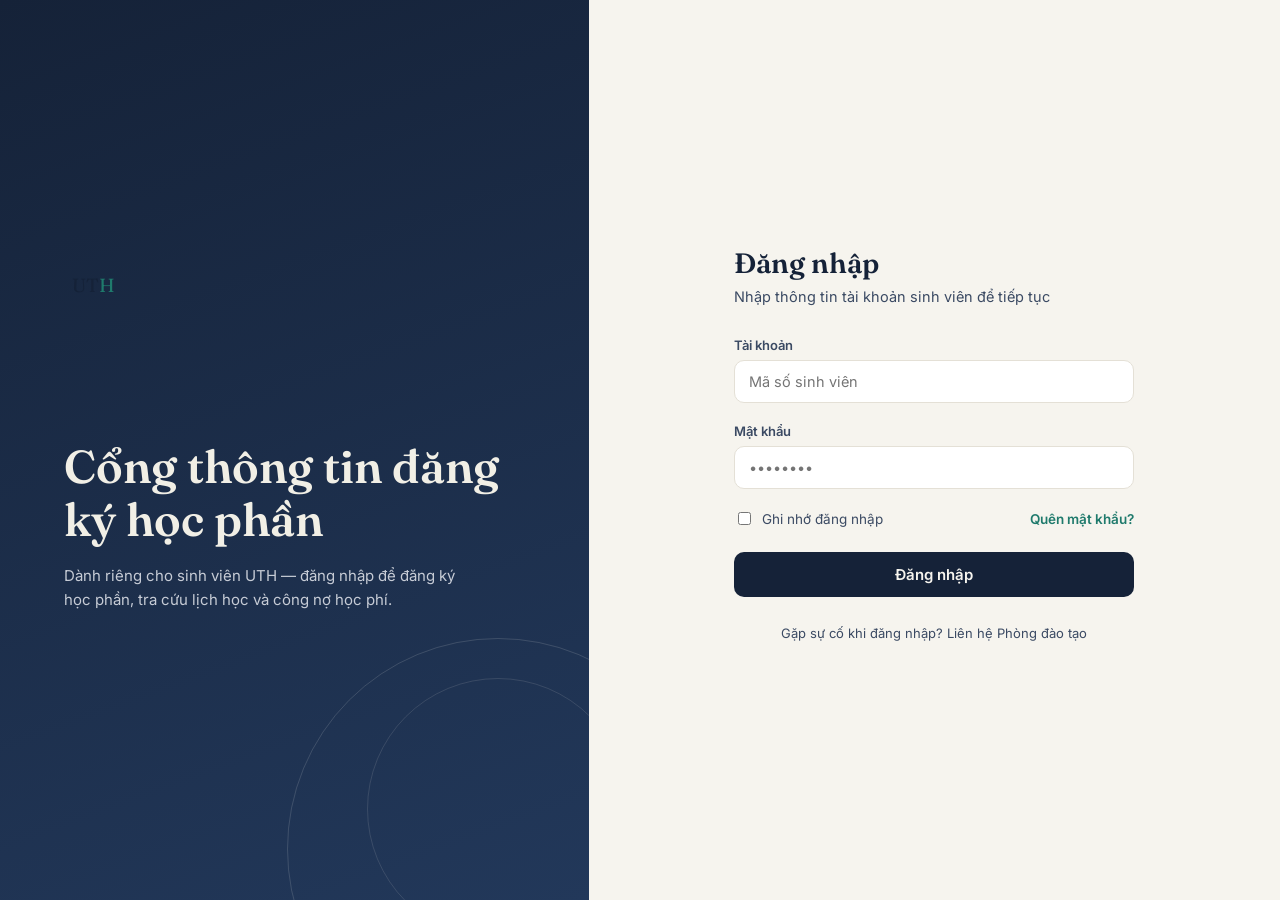
<file: user/login.html>
<!DOCTYPE html>
<html lang="vi">
<head>
<meta charset="UTF-8">
<base href="/user/">
<meta name="viewport" content="width=device-width, initial-scale=1.0">
<title>UTH — Đăng nhập</title>
<link rel="preconnect" href="https://fonts.googleapis.com">
<link href="https://fonts.googleapis.com/css2?family=Fraunces:opsz,wght@9..144;500;9..144,600&family=Inter:wght@400;500;600;700&display=swap" rel="stylesheet">
<link rel="stylesheet" href="style.css">
<script>
  
  // Nếu User đã đăng nhập thì không cần quay lại màn hình login
  (function () {
    if (sessionStorage.getItem("userLoggedIn") === "true") {
      window.location.replace("index.html");
    }
  })();
</script>
<style>
  .auth-toast {
  position: fixed; top: 24px; left: 50%;
  transform: translate(-50%, -20px);
  background: #FFF8E1; color: #8D6E00;
  border: 1px solid #FFE082; border-left: 4px solid #F9A825;
  padding: 12px 18px; border-radius: 10px;
  font-size: 14px; font-weight: 500;
  box-shadow: 0 8px 24px rgba(0,0,0,.15);
  opacity: 0; pointer-events: none;
  transition: opacity .3s, transform .3s;
  z-index: 9999; max-width: 90%;
}
.auth-toast.show { opacity: 1; transform: translate(-50%, 0); }
</style>

</head>
<body>
  <div class="auth-toast" id="authToast"></div>
  <div id="screen-login">
    <div class="login-brand">
      <div class="brand-mark">UT<span>H</span></div>
      <h1>Cổng thông tin đăng ký học phần</h1>
      <p>Dành riêng cho sinh viên UTH — đăng nhập để đăng ký học phần, tra cứu lịch học và công nợ học phí.</p>
    </div>
    <div class="login-form-side">
      <div class="login-card">
        <h2>Đăng nhập</h2>
        <p class="sub">Nhập thông tin tài khoản sinh viên để tiếp tục</p>
        <div class="error-banner" id="loginError">⚠ Sai tài khoản hoặc mật khẩu. Vui lòng thử lại.</div>
        <div class="field"><label for="username">Tài khoản</label><input id="username" type="text" placeholder="Mã số sinh viên"></div>
        <div class="field"><label for="password">Mật khẩu</label><input id="password" type="password" placeholder="••••••••"></div>
        <div class="row-between">
          <label><input type="checkbox" id="rememberLogin"> Ghi nhớ đăng nhập</label>
          <a href="#">Quên mật khẩu?</a>
        </div>
        <button class="btn-primary full" onclick="handleLogin()">Đăng nhập</button>
        <p class="hint-foot">Gặp sự cố khi đăng nhập? Liên hệ Phòng đào tạo</p>
      </div>
    </div>
  </div>

<script>
  function handleLogin(){
    const u = document.getElementById('username').value.trim();
    const p = document.getElementById('password').value.trim();
    const err = document.getElementById('loginError');

    err.classList.remove('show');

    if(!u || !p){
      err.textContent = "⚠ Vui lòng nhập đầy đủ tài khoản và mật khẩu.";
      err.classList.add('show');
      return;
    }

    
    if(p === "sai"){
      err.textContent = "⚠ Sai tài khoản hoặc mật khẩu. Vui lòng thử lại.";
      err.classList.add('show');
      return;
    }

    sessionStorage.setItem("userLoggedIn", "true");
    sessionStorage.setItem("userUsername", u);

    window.location.replace("index.html");
  }

  document.addEventListener("keydown", function(e){
    if(e.key === "Enter") handleLogin();
  });

  document.addEventListener("DOMContentLoaded", function () {
  const msg = sessionStorage.getItem("authWarning");
  if (!msg) return;
  sessionStorage.removeItem("authWarning"); // chỉ hiện 1 lần, F5 không hiện lại
  const t = document.getElementById("authToast");
  t.textContent = "⚠ " + msg;
  t.classList.add("show");
  setTimeout(() => t.classList.remove("show"), 4000);
});
</script>
</body>
</html>
</file>
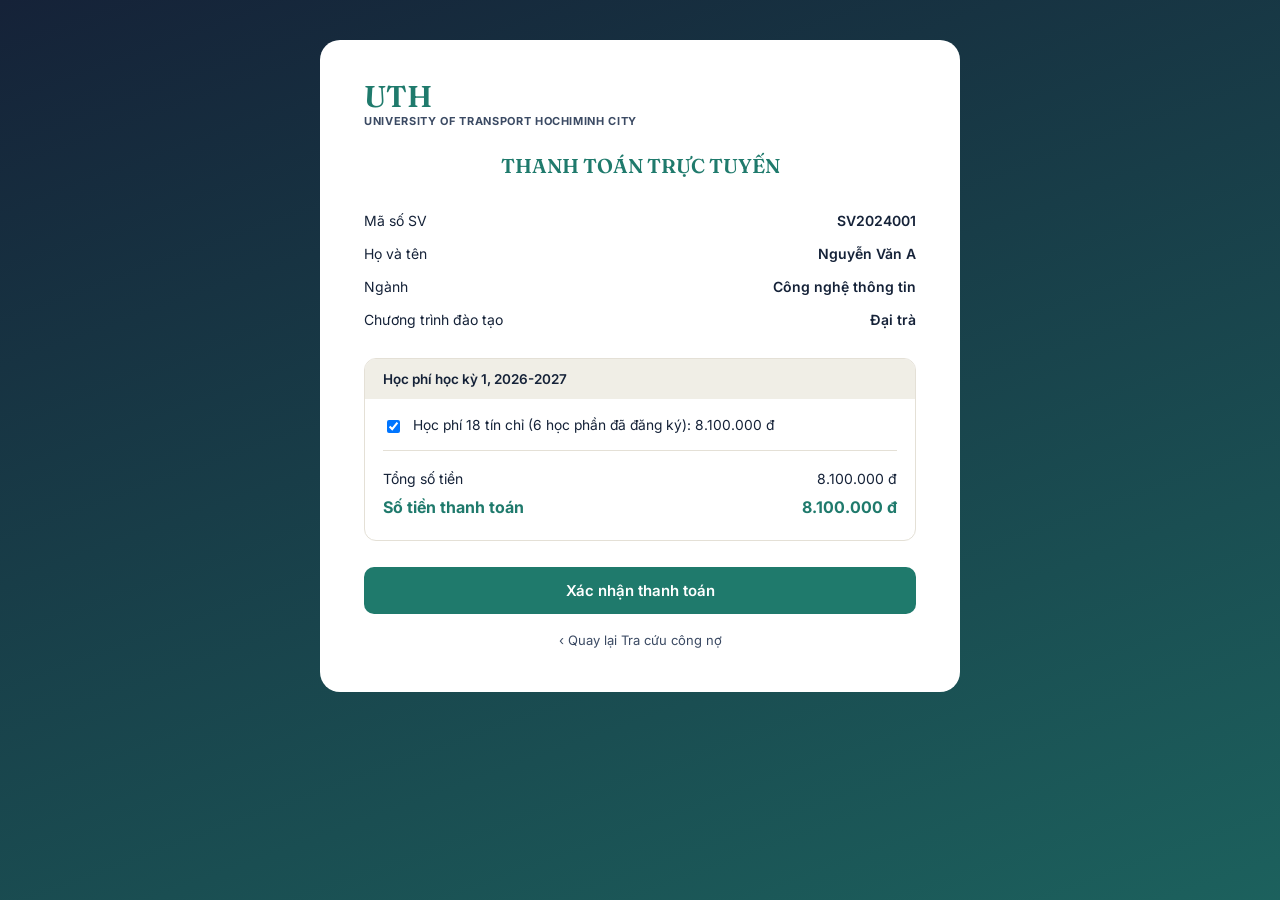
<file: user/payment.html>
<!DOCTYPE html>
<html lang="vi">
<head>
<meta charset="UTF-8">
<base href="/user/">
<meta name="viewport" content="width=device-width, initial-scale=1.0">
<title>UTH — Thanh toán trực tuyến</title>
<link rel="preconnect" href="https://fonts.googleapis.com">
<link href="https://fonts.googleapis.com/css2?family=Fraunces:opsz,wght@9..144,500;9..144,600&family=Inter:wght@400;500;600;700&display=swap" rel="stylesheet">
<link rel="stylesheet" href="style.css">
<style>
  .payment-page{ min-height:100vh; background:linear-gradient(160deg,#152238 0%, #1F7A6C 140%); padding:40px 20px; display:flex; justify-content:center; }
  .payment-card{ background:#fff; border-radius:20px; max-width:640px; width:100%; padding:40px 44px 44px; height:fit-content; }
  .payment-logo{ font-family:var(--font-display); font-size:30px; font-weight:600; color:var(--teal); line-height:1.15; margin-bottom:26px; }
  .payment-logo small{ display:block; font-family:var(--font-body); font-size:11px; letter-spacing:0.06em; color:var(--ink-soft); font-weight:700; }
  .payment-card h2{ font-size:20px; color:var(--teal); text-align:center; margin-bottom:26px; }
  .payment-field{ display:flex; justify-content:space-between; padding:8px 0; font-size:14px; }
  .payment-field b{ font-weight:600; }
  .payment-box{ border:1px solid var(--line); border-radius:12px; margin-top:22px; overflow:hidden; }
  .payment-box-head{ background:#F0EEE6; padding:12px 18px; font-size:13.5px; font-weight:600; }
  .payment-box-body{ padding:18px; }
  .payment-item{ display:flex; align-items:flex-start; gap:10px; font-size:13.8px; margin-bottom:14px; }
  .payment-item input{ margin-top:3px; }
  .payment-totals{ border-top:1px solid var(--line); padding-top:14px; margin-top:6px; }
  .payment-totals .row{ display:flex; justify-content:space-between; font-size:14px; padding:5px 0; }
  .payment-totals .row.final{ font-weight:700; font-size:16px; color:var(--teal); }
  .btn-confirm{ width:100%; margin-top:26px; padding:14px; background:var(--teal); color:#fff; border-radius:10px; font-size:15px; font-weight:600; }
  .btn-confirm:hover{ background:#175f54; }
  .payment-back{ display:block; text-align:center; margin-top:18px; font-size:13px; color:var(--ink-soft); }
</style>
</head>
<body>
  <div class="payment-page">
    <div class="payment-card">
      <div class="payment-logo">UTH<small>UNIVERSITY OF TRANSPORT HOCHIMINH CITY</small></div>
      <h2>THANH TOÁN TRỰC TUYẾN</h2>

      <div class="payment-field"><span>Mã số SV</span><b>SV2024001</b></div>
      <div class="payment-field"><span>Họ và tên</span><b>Nguyễn Văn A</b></div>
      <div class="payment-field"><span>Ngành</span><b>Công nghệ thông tin</b></div>
      <div class="payment-field"><span>Chương trình đào tạo</span><b>Đại trà</b></div>

      <div class="payment-box">
        <div class="payment-box-head">Học phí học kỳ 1, 2026-2027</div>
        <div class="payment-box-body">
          <div class="payment-item">
            <input type="checkbox" id="item1" checked>
            <label for="item1">Học phí 18 tín chỉ (6 học phần đã đăng ký): 8.100.000 đ</label>
          </div>
          <div class="payment-totals">
            <div class="row"><span>Tổng số tiền</span><span>8.100.000 đ</span></div>
            <div class="row final"><span>Số tiền thanh toán</span><span id="payAmount">8.100.000 đ</span></div>
          </div>
        </div>
      </div>

      <button class="btn-confirm" onclick="confirmPayment()">Xác nhận thanh toán</button>
      <a class="payment-back" href="tuition.html">‹ Quay lại Tra cứu công nợ</a>
    </div>
  </div>

<script>
  const cb = document.getElementById('item1');
  const payAmount = document.getElementById('payAmount');
  cb.addEventListener('change', () => {
    payAmount.textContent = cb.checked ? '8.100.000 đ' : '0 đ';
  });
  function confirmPayment(){
    if(!cb.checked){ alert('Vui lòng chọn khoản cần thanh toán.'); return; }
    alert('Thanh toán thành công! (đây là bản demo, chưa kết nối cổng thanh toán thật)');
    window.location.href = 'tuition.html';
  }
</script>
</body>
</html>
</file>
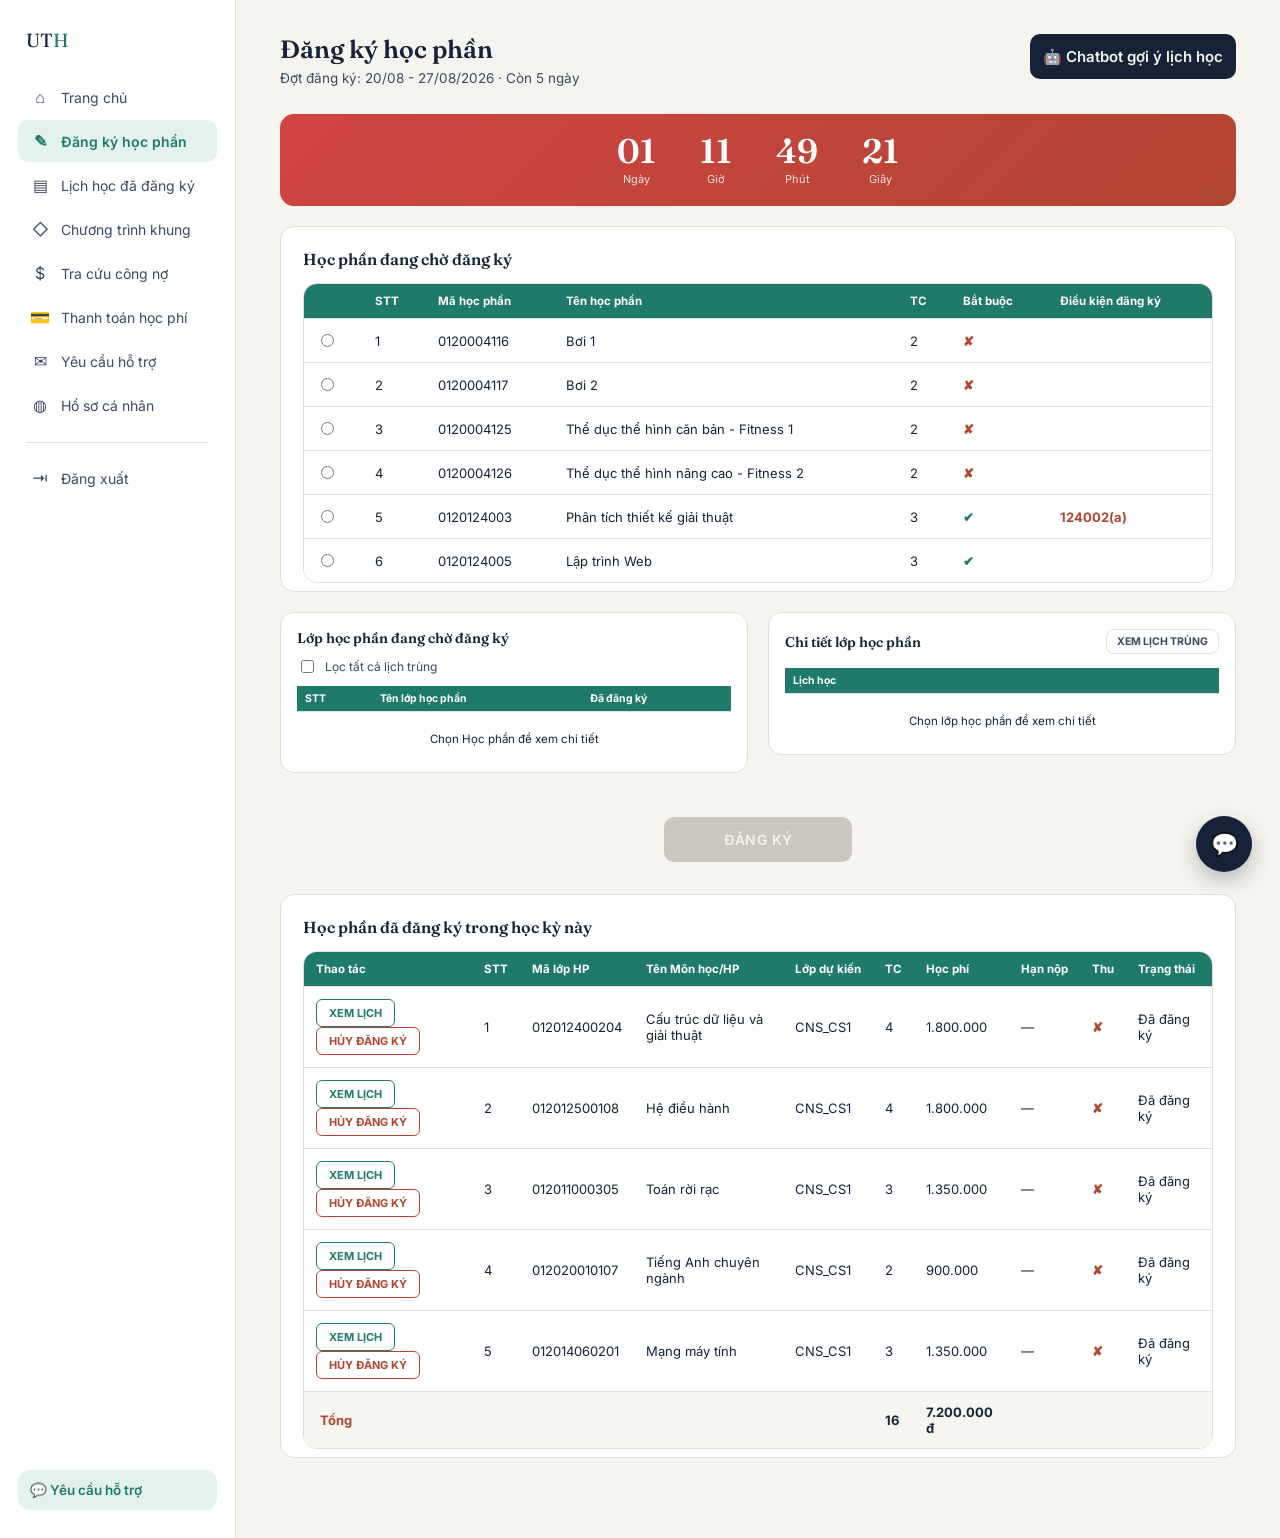
<file: user/register.html>
<!DOCTYPE html>
<html lang="vi">
<head>
<meta charset="UTF-8">
<base href="/user/">
<meta name="viewport" content="width=device-width, initial-scale=1.0">
<title>UTH — Đăng ký học phần</title>
<link rel="preconnect" href="https://fonts.googleapis.com">
<link href="https://fonts.googleapis.com/css2?family=Fraunces:opsz,wght@9..144,500;9..144,600&family=Inter:wght@400;500;600;700&display=swap" rel="stylesheet">
<link rel="stylesheet" href="style.css">
</head>
<body>
  <div id="screen-app">
    <aside class="sidebar">
      <div class="brand-mark">UT<span>H</span></div>
      <a class="nav-item" href="index.html"><span class="ic">⌂</span> Trang chủ</a>
      <a class="nav-item active" href="register.html"><span class="ic">✎</span> Đăng ký học phần</a>
      <a class="nav-item" href="schedule.html"><span class="ic">▤</span> Lịch học đã đăng ký</a>
      <a class="nav-item" href="curriculum.html"><span class="ic">◇</span> Chương trình khung</a>
      <a class="nav-item" href="tuition.html"><span class="ic">$</span> Tra cứu công nợ</a>
      <a class="nav-item" href="payment.html"><span class="ic">💳</span> Thanh toán học phí</a>
      <a class="nav-item" href="support.html"><span class="ic">✉</span> Yêu cầu hỗ trợ</a>
      <a class="nav-item" href="profile.html"><span class="ic">◍</span> Hồ sơ cá nhân</a>
      <div class="nav-divider"></div>
      <a class="nav-item" href="login.html"><span class="ic">⇥</span> Đăng xuất</a>
      <a class="nav-support" href="support.html">💬 Yêu cầu hỗ trợ</a>
    </aside>

    <main class="main">

      <div class="topbar">
        <div><h1>Đăng ký học phần</h1><div class="sub">Đợt đăng ký: 20/08 - 27/08/2026 · Còn 5 ngày</div></div>
        <button class="btn-primary" style="white-space:nowrap;" onclick="toggleChatbot(true)">🤖 Chatbot gợi ý lịch học</button>
      </div>

      <div id="tabReg">
        <div class="countdown-bar">
          <div class="countdown-unit"><div class="countdown-num" id="cdDays">01</div><div class="countdown-label">Ngày</div></div>
          <div class="countdown-unit"><div class="countdown-num" id="cdHours">11</div><div class="countdown-label">Giờ</div></div>
          <div class="countdown-unit"><div class="countdown-num" id="cdMins">49</div><div class="countdown-label">Phút</div></div>
          <div class="countdown-unit"><div class="countdown-num" id="cdSecs">23</div><div class="countdown-label">Giây</div></div>
        </div>

        <div class="panel">
          <h3 class="section-title">Học phần đang chờ đăng ký</h3>
          <div class="table-scroll">
            <table class="reg-table">
              <thead>
                <tr><th></th><th>STT</th><th>Mã học phần</th><th>Tên học phần</th><th>TC</th><th>Bắt buộc</th><th>Điều kiện đăng ký</th></tr>
              </thead>
              <tbody id="courseTableBody"></tbody>
            </table>
          </div>
        </div>

        <div class="reg-split">
          <div class="panel">
            <h3 class="section-title">Lớp học phần đang chờ đăng ký</h3>
            <label class="filter-check"><input type="checkbox" onchange="showToast('Đã lọc các lớp bị trùng lịch với lịch học hiện tại')"> Lọc tất cả lịch trùng</label>
            <table class="reg-table" style="margin-top:10px;">
              <thead><tr><th>STT</th><th>Tên lớp học phần</th><th>Đã đăng ký</th></tr></thead>
              <tbody id="classTableBody">
                <tr><td colspan="3" class="sub" style="text-align:center; padding:20px;">Chọn Học phần để xem chi tiết</td></tr>
              </tbody>
            </table>
          </div>

          <div class="panel">
            <div style="display:flex; justify-content:space-between; align-items:center; margin-bottom:14px;">
              <h3 class="section-title" style="margin-bottom:0;">Chi tiết lớp học phần</h3>
              <button class="btn-outline" onclick="showToast('Không có lớp nào bị trùng lịch với lựa chọn hiện tại')">XEM LỊCH TRÙNG</button>
            </div>
            <table class="reg-table">
              <thead><tr><th>Lịch học</th></tr></thead>
              <tbody id="classDetailBody">
                <tr><td class="sub" style="text-align:center; padding:20px;">Chọn lớp học phần để xem chi tiết</td></tr>
              </tbody>
            </table>
          </div>
        </div>

        <div style="display:flex; justify-content:center; margin:24px 0 32px;">
          <button class="btn-primary" id="btnDangKy" disabled style="padding:14px 60px; font-size:14px; letter-spacing:.03em; background:#C9C7BE;" onclick="confirmDangKy()">ĐĂNG KÝ</button>
        </div>

        <div class="panel">
          <h3 class="section-title">Học phần đã đăng ký trong học kỳ này</h3>
          <div class="table-scroll">
            <table class="reg-table">
              <thead>
                <tr><th>Thao tác</th><th>STT</th><th>Mã lớp HP</th><th>Tên Môn học/HP</th><th>Lớp dự kiến</th><th>TC</th><th>Học phí</th><th>Hạn nộp</th><th>Thu</th><th>Trạng thái</th></tr>
              </thead>
              <tbody id="registeredTableBody"></tbody>
              <tfoot>
                <tr class="total-row"><td colspan="5">Tổng</td><td id="totalTC">0</td><td id="totalFee">0 đ</td><td colspan="3"></td></tr>
              </tfoot>
            </table>
          </div>
        </div>
      </div>

    </main>

    <nav class="mobile-nav">
      <a class="" href="index.html"><span class="ic">⌂</span>Trang chủ</a>
      <a class="active" href="register.html"><span class="ic">✎</span>Đăng ký</a>
      <a class="" href="schedule.html"><span class="ic">▦</span>Lịch học</a>
      <a class="" href="profile.html"><span class="ic">◍</span>Hồ sơ</a>
    </nav>
  </div>

  <button class="chatbot-fab" onclick="toggleChatbot()">💬</button>
  <div class="chatbot-panel" id="chatbotPanel">
    <div class="chatbot-head">🤖 Chatbot gợi ý lịch học</div>
    <div class="chatbot-body" id="chatbotBody">
      <div class="chat-bubble bot">Chào bạn! Bạn muốn mình gợi ý lịch học theo cách nào?</div>
      <div class="chat-options">
        <button onclick="chatReply('Theo chương trình khung')">📘 Theo chương trình khung</button>
        <button onclick="chatReply('Theo tiến độ học tập')">📈 Theo tiến độ học tập</button>
        <button onclick="chatReply('Theo yêu cầu riêng')">✍️ Theo yêu cầu riêng (rảnh sáng thứ 2-4-6)</button>
      </div>
    </div>
  </div>

  <div class="toast" id="toast"></div>
  <script src="app.js"></script>
</body>
</html>
</file>
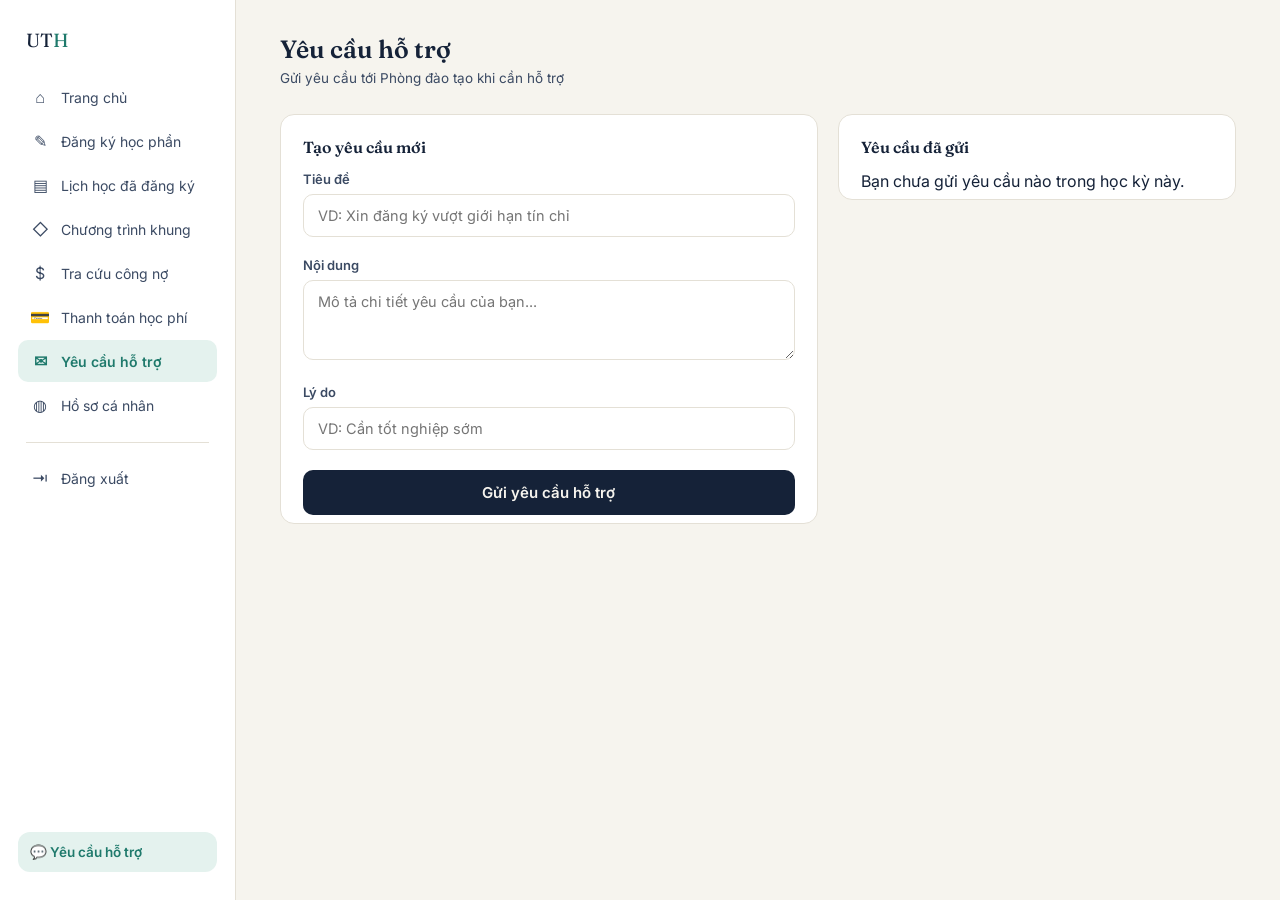
<file: user/support.html>
<!DOCTYPE html>
<html lang="vi">
<head>
<meta charset="UTF-8">
<base href="/user/">
<meta name="viewport" content="width=device-width, initial-scale=1.0">
<title>UTH — Yêu cầu hỗ trợ</title>
<link rel="preconnect" href="https://fonts.googleapis.com">
<link href="https://fonts.googleapis.com/css2?family=Fraunces:opsz,wght@9..144,500;9..144,600&family=Inter:wght@400;500;600;700&display=swap" rel="stylesheet">
<link rel="stylesheet" href="style.css">
</head>
<body>
  <div id="screen-app">
    <aside class="sidebar">
      <div class="brand-mark">UT<span>H</span></div>
      <a class="nav-item" href="index.html"><span class="ic">⌂</span> Trang chủ</a>
      <a class="nav-item" href="register.html"><span class="ic">✎</span> Đăng ký học phần</a>
      <a class="nav-item" href="schedule.html"><span class="ic">▤</span> Lịch học đã đăng ký</a>
      <a class="nav-item" href="curriculum.html"><span class="ic">◇</span> Chương trình khung</a>
      <a class="nav-item" href="tuition.html"><span class="ic">$</span> Tra cứu công nợ</a>
      <a class="nav-item" href="payment.html"><span class="ic">💳</span> Thanh toán học phí</a>
      <a class="nav-item active" href="support.html"><span class="ic">✉</span> Yêu cầu hỗ trợ</a>
      <a class="nav-item" href="profile.html"><span class="ic">◍</span> Hồ sơ cá nhân</a>
      <div class="nav-divider"></div>
      <a class="nav-item" href="login.html"><span class="ic">⇥</span> Đăng xuất</a>
      <a class="nav-support" href="support.html">💬 Yêu cầu hỗ trợ</a>
    </aside>

    <main class="main">

      <div class="topbar"><div><h1>Yêu cầu hỗ trợ</h1><div class="sub">Gửi yêu cầu tới Phòng đào tạo khi cần hỗ trợ</div></div></div>
      <div class="grid-2col">
        <div class="panel">
          <h3>Tạo yêu cầu mới</h3>
          <div class="field"><label>Tiêu đề</label><input id="supTitle" type="text" placeholder="VD: Xin đăng ký vượt giới hạn tín chỉ"></div>
          <div class="field"><label>Nội dung</label><textarea id="supContent" placeholder="Mô tả chi tiết yêu cầu của bạn..."></textarea></div>
          <div class="field"><label>Lý do</label><input id="supReason" type="text" placeholder="VD: Cần tốt nghiệp sớm"></div>
          <button class="btn-primary full" onclick="submitSupport()">Gửi yêu cầu hỗ trợ</button>
        </div>
        <div class="panel">
          <h3>Yêu cầu đã gửi</h3>
          <div id="supportListEmpty" class="sub">Bạn chưa gửi yêu cầu nào trong học kỳ này.</div>
          <div id="supportList"></div>
        </div>
      </div>

    </main>

    <nav class="mobile-nav">
      <a class="" href="index.html"><span class="ic">⌂</span>Trang chủ</a>
      <a class="" href="register.html"><span class="ic">✎</span>Đăng ký</a>
      <a class="" href="schedule.html"><span class="ic">▦</span>Lịch học</a>
      <a class="" href="profile.html"><span class="ic">◍</span>Hồ sơ</a>
    </nav>
  </div>

  <div class="toast" id="toast"></div>
  <script src="app.js"></script>
</body>
</html>
</file>
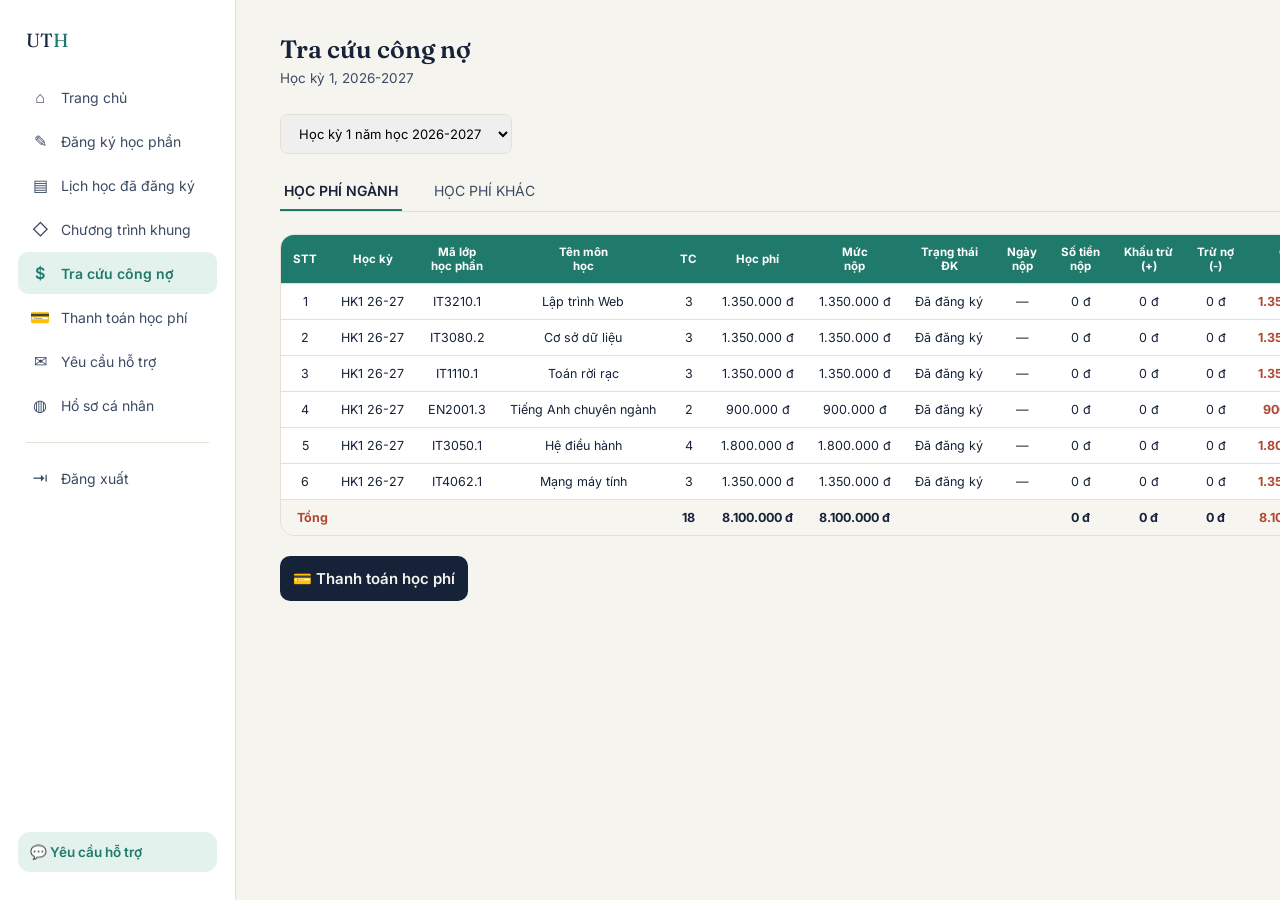
<file: user/tuition.html>
<!DOCTYPE html>
<html lang="vi">
<head>
<meta charset="UTF-8">
<base href="/user/">
<meta name="viewport" content="width=device-width, initial-scale=1.0">
<title>UTH — Tra cứu công nợ</title>
<link rel="preconnect" href="https://fonts.googleapis.com">
<link href="https://fonts.googleapis.com/css2?family=Fraunces:opsz,wght@9..144,500;9..144,600&family=Inter:wght@400;500;600;700&display=swap" rel="stylesheet">
<link rel="stylesheet" href="style.css">
</head>
<body>
  <div id="screen-app">
    <aside class="sidebar">
      <div class="brand-mark">UT<span>H</span></div>
      <a class="nav-item" href="index.html"><span class="ic">⌂</span> Trang chủ</a>
      <a class="nav-item" href="register.html"><span class="ic">✎</span> Đăng ký học phần</a>
      <a class="nav-item" href="schedule.html"><span class="ic">▤</span> Lịch học đã đăng ký</a>
      <a class="nav-item" href="curriculum.html"><span class="ic">◇</span> Chương trình khung</a>
      <a class="nav-item active" href="tuition.html"><span class="ic">$</span> Tra cứu công nợ</a>
      <a class="nav-item" href="payment.html"><span class="ic">💳</span> Thanh toán học phí</a>
      <a class="nav-item" href="support.html"><span class="ic">✉</span> Yêu cầu hỗ trợ</a>
      <a class="nav-item" href="profile.html"><span class="ic">◍</span> Hồ sơ cá nhân</a>
      <div class="nav-divider"></div>
      <a class="nav-item" href="login.html"><span class="ic">⇥</span> Đăng xuất</a>
      <a class="nav-support" href="support.html">💬 Yêu cầu hỗ trợ</a>
    </aside>

    <main class="main">

      <div class="topbar">
        <div><h1>Tra cứu công nợ</h1><div class="sub">Học kỳ 1, 2026-2027</div></div>
      </div>

      <select style="padding:10px 14px; border:1px solid var(--line); border-radius:8px; font-size:13px; margin-bottom:18px;"><option>Học kỳ 1 năm học 2026-2027</option></select>

      <div class="tabs">
        <button class="tab-btn active" id="tabBtnNganh" onclick="switchTuitionTab('nganh')">HỌC PHÍ NGÀNH</button>
        <button class="tab-btn" id="tabBtnKhac" onclick="switchTuitionTab('khac')">HỌC PHÍ KHÁC</button>
      </div>

      <div id="tabNganh" class="table-scroll">
        <table class="data-table">
          <thead>
            <tr>
              <th>STT</th><th>Học kỳ</th><th>Mã lớp<br>học phần</th><th>Tên môn<br>học</th><th>TC</th>
              <th>Học phí</th><th>Mức<br>nộp</th><th>Trạng thái<br>ĐK</th><th>Ngày<br>nộp</th>
              <th>Số tiền<br>nộp</th><th>Khấu trừ<br>(+)</th><th>Trừ nợ<br>(-)</th><th>Công<br>nợ</th><th>Trạng<br>thái</th>
            </tr>
          </thead>
          <tbody>
            <tr><td>1</td><td>HK1 26-27</td><td>IT3210.1</td><td>Lập trình Web</td><td>3</td><td>1.350.000 đ</td><td>1.350.000 đ</td><td>Đã đăng ký</td><td>—</td><td>0 đ</td><td>0 đ</td><td>0 đ</td><td class="due">1.350.000 đ</td><td><span class="pill unpaid">Chưa nộp</span></td></tr>
            <tr><td>2</td><td>HK1 26-27</td><td>IT3080.2</td><td>Cơ sở dữ liệu</td><td>3</td><td>1.350.000 đ</td><td>1.350.000 đ</td><td>Đã đăng ký</td><td>—</td><td>0 đ</td><td>0 đ</td><td>0 đ</td><td class="due">1.350.000 đ</td><td><span class="pill unpaid">Chưa nộp</span></td></tr>
            <tr><td>3</td><td>HK1 26-27</td><td>IT1110.1</td><td>Toán rời rạc</td><td>3</td><td>1.350.000 đ</td><td>1.350.000 đ</td><td>Đã đăng ký</td><td>—</td><td>0 đ</td><td>0 đ</td><td>0 đ</td><td class="due">1.350.000 đ</td><td><span class="pill unpaid">Chưa nộp</span></td></tr>
            <tr><td>4</td><td>HK1 26-27</td><td>EN2001.3</td><td>Tiếng Anh chuyên ngành</td><td>2</td><td>900.000 đ</td><td>900.000 đ</td><td>Đã đăng ký</td><td>—</td><td>0 đ</td><td>0 đ</td><td>0 đ</td><td class="due">900.000 đ</td><td><span class="pill unpaid">Chưa nộp</span></td></tr>
            <tr><td>5</td><td>HK1 26-27</td><td>IT3050.1</td><td>Hệ điều hành</td><td>4</td><td>1.800.000 đ</td><td>1.800.000 đ</td><td>Đã đăng ký</td><td>—</td><td>0 đ</td><td>0 đ</td><td>0 đ</td><td class="due">1.800.000 đ</td><td><span class="pill unpaid">Chưa nộp</span></td></tr>
            <tr><td>6</td><td>HK1 26-27</td><td>IT4062.1</td><td>Mạng máy tính</td><td>3</td><td>1.350.000 đ</td><td>1.350.000 đ</td><td>Đã đăng ký</td><td>—</td><td>0 đ</td><td>0 đ</td><td>0 đ</td><td class="due">1.350.000 đ</td><td><span class="pill unpaid">Chưa nộp</span></td></tr>
            <tr class="total-row"><td colspan="4">Tổng</td><td>18</td><td>8.100.000 đ</td><td>8.100.000 đ</td><td></td><td></td><td>0 đ</td><td>0 đ</td><td>0 đ</td><td class="due">8.100.000 đ</td><td></td></tr>
          </tbody>
        </table>
      </div>

      <div id="tabKhac" style="display:none;">
        <div class="empty-state">
          <div class="empty-icon">🗂</div>
          <div class="empty-text">Không có khoản thu nào khác trong học kỳ này.</div>
        </div>
      </div>

      <a href="payment.html" class="btn-primary" style="display:inline-block; margin-top:20px; text-decoration:none;">💳 Thanh toán học phí</a>

    </main>

    <nav class="mobile-nav">
      <a class="" href="index.html"><span class="ic">⌂</span>Trang chủ</a>
      <a class="" href="register.html"><span class="ic">✎</span>Đăng ký</a>
      <a class="" href="schedule.html"><span class="ic">▦</span>Lịch học</a>
      <a class="" href="profile.html"><span class="ic">◍</span>Hồ sơ</a>
    </nav>
  </div>

  <div class="toast" id="toast"></div>
  <script src="app.js"></script>
</body>
</html>
</file>
<file: user/style.css>
:root{
  --ink:#152238; --ink-soft:#3b4a63; --paper:#F6F4EE; --paper-raised:#FFFFFF;
  --line:#E4E0D6; --teal:#1F7A6C; --teal-soft:#E4F2EE; --amber:#C68A2E;
  --amber-soft:#FBEED9; --rust:#B04632; --rust-soft:#F7E5E0; --radius:14px;
  --font-display:'Fraunces', serif; --font-body:'Inter', sans-serif;
}
*{box-sizing:border-box;}
body{ margin:0; font-family:var(--font-body); background:var(--paper); color:var(--ink); -webkit-font-smoothing:antialiased; }
h1,h2,h3,h4{ font-family:var(--font-display); margin:0; font-weight:600; }
button{ font-family:inherit; cursor:pointer; border:none; }
a{ color:inherit; text-decoration:none; }
input,textarea,select{ font-family:inherit; }

/* ---------- App shell ---------- */
#screen-app{ display:flex; min-height:100vh; }
.sidebar{ width:236px; flex-shrink:0; background:var(--paper-raised); border-right:1px solid var(--line); padding:28px 18px; display:flex; flex-direction:column; }
.brand-mark{ font-family:var(--font-display); font-size:19px; color:var(--ink); padding:0 8px 24px; }
.brand-mark span{ color:var(--teal); }
.nav-item{ display:flex; align-items:center; gap:11px; padding:11px 12px; border-radius:10px; font-size:14px; color:var(--ink-soft); margin-bottom:2px; background:none; width:100%; text-align:left; }
.nav-item .ic{ font-size:16px; width:20px; text-align:center; }
.nav-item.active{ background:var(--teal-soft); color:var(--teal); font-weight:600; }
.nav-item:hover:not(.active){ background:#F0EEE6; }
.nav-divider{ height:1px; background:var(--line); margin:14px 8px; }
.nav-chatbot{ margin-top:auto; display:flex; align-items:center; gap:10px; padding:12px; border-radius:12px; background:linear-gradient(135deg,#152238,#22385A); color:#F1EFE6; font-size:13.5px; font-weight:600; }
.nav-support{ margin-top:auto; display:flex; align-items:center; gap:10px; padding:12px; border-radius:12px; background:var(--teal-soft); color:var(--teal); font-size:13.5px; font-weight:600; }
.nav-support:hover{ background:#D7EEE7; }

/* ---------- Tabs (Đăng ký / Học phần đã đăng ký) ---------- */
.tabs{ display:flex; gap:8px; margin-bottom:22px; border-bottom:1px solid var(--line); }
.tab-btn{ background:none; padding:10px 4px; margin-right:20px; font-size:14px; color:var(--ink-soft); border-bottom:2px solid transparent; }
.tab-btn.active{ color:var(--ink); font-weight:600; border-bottom-color:var(--teal); }
.tab-btn:hover:not(.active){ color:var(--ink); }

.main{ flex:1; padding:34px 44px 60px; max-width:1180px; }
.topbar{ display:flex; align-items:flex-start; justify-content:space-between; margin-bottom:28px; }
.topbar h1{ font-size:25px; }
.topbar .sub{ color:var(--ink-soft); font-size:13.5px; margin-top:6px; }
.avatar{ width:42px;height:42px;border-radius:50%; background:var(--teal-soft); color:var(--teal); display:flex; align-items:center; justify-content:center; font-weight:700; font-size:13px; flex-shrink:0; }

/* ---------- Home ---------- */
.stat-grid{ display:grid; grid-template-columns:repeat(4,1fr); gap:16px; margin-bottom:28px; }
.stat-card{ background:var(--paper-raised); border:1px solid var(--line); border-radius:var(--radius); padding:18px 20px; }
.stat-card .label{ font-size:12.5px; color:var(--ink-soft); margin-bottom:8px; }
.stat-card .value{ font-family:var(--font-display); font-size:27px; font-weight:600; }
.stat-card.warn{ background:var(--amber-soft); border-color:#E8CE9C; }
.stat-card.warn .label{ color:#8C6118; }
.stat-card.warn .value{ color:#8C6118; }

.grid-2col{ display:grid; grid-template-columns:1.35fr 1fr; gap:20px; align-items:start; }
.panel{ background:var(--paper-raised); border:1px solid var(--line); border-radius:var(--radius); padding:22px 22px 8px; margin-bottom:20px; }
.panel h3{ font-size:16px; margin-bottom:14px; }
.sched-row{ display:flex; justify-content:space-between; align-items:center; padding:14px 0; border-top:1px solid var(--line); font-size:14px; }
.sched-row:first-of-type{ border-top:none; }
.sched-row .course{ font-weight:600; }
.sched-row .time{ color:var(--ink-soft); font-size:13px; }

.quick-list button, .quick-list a{ display:flex; align-items:center; justify-content:space-between; width:100%; background:#FBFAF6; border:1px solid var(--line); border-radius:10px; padding:13px 14px; margin-bottom:10px; font-size:13.8px; color:var(--ink); transition:background .15s ease; }
.quick-list button:hover, .quick-list a:hover{ background:#F0EEE6; }
.quick-list .chatbot{ background:var(--teal-soft); border-color:#BFE0D6; color:var(--teal); font-weight:600; }
.quick-list .lbl{ display:flex; align-items:center; gap:10px; }

.notif-row{ padding:14px 0; border-top:1px solid var(--line); font-size:13.5px; }
.notif-row:first-of-type{ border-top:none; }

/* ---------- Weekly schedule (home) ---------- */
.week-grid{ display:grid; grid-template-columns:repeat(6,1fr); gap:10px; }
.week-day{ background:#FBFAF6; border:1px solid var(--line); border-radius:10px; padding:10px; min-height:90px; }
.week-day .day-label{ font-size:12px; font-weight:700; color:var(--ink-soft); margin-bottom:8px; }
.week-day .class-chip{ background:var(--teal-soft); color:var(--teal); border-radius:8px; padding:6px 8px; font-size:11px; font-weight:600; margin-bottom:6px; line-height:1.5; }
.week-day .class-chip span{ font-weight:500; color:#0f4c42; font-size:10.5px; }
.week-day.empty{ display:flex; flex-direction:column; }
.week-day .no-class{ font-size:11px; color:#B4B2A9; margin-top:auto; }
.week-day.today{ background:var(--teal-soft); border-color:#BFE0D6; }
.today-tag{ background:var(--teal); color:#fff; font-size:9px; padding:2px 6px; border-radius:20px; margin-left:6px; font-weight:700; vertical-align:middle; }

/* ---------- Portal-style row: Kết quả / Tiến độ / Lớp học phần ---------- */
.portal-row{ display:grid; grid-template-columns:1fr 1fr 1.2fr; gap:16px; margin-bottom:20px; }
.empty-state{ display:flex; flex-direction:column; align-items:center; justify-content:center; padding:40px 10px 20px; text-align:center; }
.empty-icon{ font-size:40px; opacity:0.5; margin-bottom:14px; }
.empty-text{ font-size:13px; color:var(--ink-soft); }
.donut{
  --pct:0%;
  width:170px; height:170px; border-radius:50%; margin:0 auto;
  background: conic-gradient(var(--teal) var(--pct), var(--line) var(--pct));
  display:flex; align-items:center; justify-content:center;
}
.donut-inner{ width:124px; height:124px; background:var(--paper-raised); border-radius:50%; display:flex; align-items:center; justify-content:center; text-align:center; padding:8px; }
.donut-value{ font-size:13px; font-weight:700; color:var(--ink); }
.class-table{ font-size:13px; }
.class-table-head{ display:flex; justify-content:space-between; font-size:11.5px; font-weight:700; color:var(--ink-soft); text-transform:uppercase; letter-spacing:.02em; padding-bottom:8px; border-bottom:1px solid var(--line); margin-bottom:4px; }
.class-table-row{ display:flex; justify-content:space-between; padding:9px 0; border-top:1px solid var(--line); }
.class-table-row:first-of-type{ border-top:none; }
.class-table-row span:last-child, .class-table-head span:last-child{ color:var(--ink-soft); }

/* ---------- Tra cứu công nợ table ---------- */
.table-scroll{ overflow-x:auto; border-radius:var(--radius); border:1px solid var(--line); }
.data-table{ border-collapse:collapse; width:100%; min-width:1100px; font-size:12.5px; background:var(--paper-raised); }
.data-table thead th{ background:var(--teal); color:#fff; font-weight:700; padding:10px 12px; text-align:center; white-space:nowrap; font-size:11.5px; }
.data-table tbody td{ padding:10px 12px; text-align:center; border-top:1px solid var(--line); white-space:nowrap; }
.data-table tbody tr:hover{ background:#FBFAF6; }
.data-table td.due{ color:var(--rust); font-weight:700; }
.data-table tr.total-row td{ font-weight:700; background:#F7F5F0; }
.data-table tr.total-row td:first-child{ color:var(--rust); text-align:left; padding-left:16px; }

/* ---------- Course list (register / unregister) ---------- */
.toolbar{ display:flex; gap:12px; margin-bottom:18px; flex-wrap:wrap; }
.toolbar input, .toolbar select{ padding:11px 14px; border:1px solid var(--line); border-radius:10px; font-size:13.5px; background:var(--paper-raised); }
.toolbar input{ flex:1; min-width:200px; }
.progress-wrap{ margin-bottom:20px; }
.progress-bar{ height:7px; background:var(--line); border-radius:4px; overflow:hidden; margin-bottom:8px; }
.progress-bar > div{ height:100%; background:var(--teal); }
.course-card{ background:var(--paper-raised); border:1px solid var(--line); border-radius:var(--radius); padding:18px 20px; margin-bottom:12px; display:flex; justify-content:space-between; align-items:center; gap:16px; }
.course-card .info .name{ font-size:15px; font-weight:600; margin-bottom:4px; }
.course-card .info .meta{ font-size:12.5px; color:var(--ink-soft); margin-bottom:6px; }
.course-card .info .status{ font-size:12.5px; font-weight:600; }
.status.ok{ color:var(--teal); }
.status.warn{ color:var(--rust); }
.btn-action{ padding:10px 18px; border-radius:8px; font-size:13px; font-weight:600; white-space:nowrap; }
.btn-action.reg{ background:var(--ink); color:#fff; }
.btn-action.reg:hover{ background:#0d1626; }
.btn-action.registered{ background:var(--teal-soft); color:var(--teal); }
.btn-action.cancel{ background:var(--rust-soft); color:var(--rust); }
.btn-action.cancel:hover{ background:#F1D2C9; }
.btn-action.disabled{ background:#EFEDE6; color:#B4B2A9; cursor:not-allowed; }

/* ---------- Curriculum ---------- */
.curr-group{ margin-bottom:22px; }
.curr-group h4{ font-size:13px; color:var(--ink-soft); text-transform:uppercase; letter-spacing:.03em; margin-bottom:10px; font-family:var(--font-body); font-weight:700; }
.curr-row{ display:flex; justify-content:space-between; align-items:center; padding:12px 16px; background:var(--paper-raised); border:1px solid var(--line); border-radius:10px; margin-bottom:8px; font-size:13.8px; }
.tag{ font-size:11.5px; padding:3px 9px; border-radius:20px; font-weight:600; }
.tag.done{ background:var(--teal-soft); color:var(--teal); }
.tag.doing{ background:var(--amber-soft); color:#8C6118; }
.tag.todo{ background:#EFEDE6; color:#888780; }

/* ---------- Tuition ---------- */
.tuition-card{ background:var(--paper-raised); border:1px solid var(--line); border-radius:var(--radius); padding:26px; max-width:520px; }
.tuition-amount{ font-family:var(--font-display); font-size:36px; margin:6px 0 18px; }
.tuition-row{ display:flex; justify-content:space-between; padding:10px 0; border-top:1px solid var(--line); font-size:13.8px; }
.tuition-row:first-of-type{ border-top:none; }
.pill{ padding:4px 11px; border-radius:20px; font-size:12px; font-weight:600; }
.pill.unpaid{ background:var(--amber-soft); color:#8C6118; }
.pill.paid{ background:var(--teal-soft); color:var(--teal); }

/* ---------- Support form ---------- */
.field{ margin-bottom:20px; }
.field label{ display:block; font-size:13px; font-weight:600; color:var(--ink-soft); margin-bottom:7px; }
.field input, .field textarea{ width:100%; padding:12px 14px; border:1px solid var(--line); border-radius:10px; font-size:14.5px; background:var(--paper-raised); color:var(--ink); }
.field textarea{ resize:vertical; min-height:80px; }
.field input:focus, .field textarea:focus{ outline:2px solid var(--teal); outline-offset:1px; border-color:var(--teal); }
.btn-primary{ padding:13px; background:var(--ink); color:#F6F4EE; border-radius:10px; font-size:15px; font-weight:600; transition:transform .15s ease, background .15s ease; border:none; }
.btn-primary.full{ width:100%; }
.btn-primary:hover{ background:#0d1626; }
.btn-primary:active{ transform:scale(0.99); }
.support-list-item{ background:var(--paper-raised); border:1px solid var(--line); border-radius:10px; padding:14px 16px; margin-bottom:10px; }
.support-list-item .top{ display:flex; justify-content:space-between; font-size:13.8px; font-weight:600; margin-bottom:4px; }
.support-list-item .desc{ font-size:12.8px; color:var(--ink-soft); }

/* ---------- Profile ---------- */
.profile-grid{ display:grid; grid-template-columns:1fr 1fr; gap:16px; max-width:640px; }
.profile-field{ background:var(--paper-raised); border:1px solid var(--line); border-radius:10px; padding:12px 16px; }
.profile-field .l{ font-size:11.5px; color:var(--ink-soft); margin-bottom:3px; }
.profile-field .v{ font-size:14px; font-weight:600; }

/* ---------- Chatbot ---------- */
.chatbot-fab{ position:fixed; right:28px; bottom:28px; width:56px; height:56px; border-radius:50%; background:var(--ink); color:#fff; font-size:22px; display:flex; align-items:center; justify-content:center; box-shadow:0 8px 20px rgba(21,34,56,0.28); z-index:60; }
.chatbot-panel{ position:fixed; right:28px; bottom:96px; width:340px; max-height:480px; background:var(--paper-raised); border:1px solid var(--line); border-radius:16px; box-shadow:0 16px 40px rgba(21,34,56,0.18); display:none; flex-direction:column; overflow:hidden; z-index:60; }
.chatbot-panel.show{ display:flex; }
.chatbot-head{ background:linear-gradient(135deg,#152238,#22385A); color:#F1EFE6; padding:14px 16px; font-size:14px; font-weight:600; }
.chatbot-body{ padding:14px 16px; overflow-y:auto; flex:1; font-size:13.3px; }
.chat-bubble{ background:#F0EEE6; border-radius:10px; padding:10px 12px; margin-bottom:10px; max-width:88%; }
.chat-bubble.bot{ background:var(--teal-soft); color:#0f4c42; }
.chat-options{ display:flex; flex-direction:column; gap:8px; margin-top:6px; }
.chat-options button{ background:#fff; border:1px solid var(--line); border-radius:8px; padding:9px 11px; font-size:12.8px; text-align:left; }
.chat-options button:hover{ background:#F0EEE6; }

.toast{ position:fixed; left:50%; bottom:26px; transform:translateX(-50%) translateY(20px); background:var(--ink); color:#F6F4EE; padding:12px 20px; border-radius:10px; font-size:13.5px; opacity:0; pointer-events:none; transition:all .25s ease; z-index:70; }
.toast.show{ opacity:1; transform:translateX(-50%) translateY(0); }

.mobile-nav{ display:none; }

/* ---------- Login (used by login.html) ---------- */
#screen-login{ display:flex; min-height:100vh; }
.login-brand{ flex:1 1 46%; background:linear-gradient(160deg,#152238 0%,#22385A 100%); color:#F1EFE6; padding:64px; display:flex; flex-direction:column; justify-content:center; position:relative; overflow:hidden; }
.login-brand::after{ content:""; position:absolute; right:-120px; bottom:-160px; width:420px; height:420px; border-radius:50%; border:1px solid rgba(241,239,230,0.15); }
.login-brand::before{ content:""; position:absolute; right:-40px; bottom:-40px; width:260px; height:260px; border-radius:50%; border:1px solid rgba(241,239,230,0.12); }
.login-brand h1{ font-size:clamp(32px,4vw,46px); line-height:1.15; max-width:460px; margin-top:120px; }
.login-brand p{ margin-top:18px; max-width:420px; color:#C7CCD6; font-size:15px; line-height:1.6; }
.login-form-side{ flex:1 1 54%; display:flex; align-items:center; justify-content:center; padding:40px; }
.login-card{ width:100%; max-width:400px; }
.login-card h2{ font-size:28px; }
.login-card .sub{ color:var(--ink-soft); font-size:14.5px; margin-top:8px; margin-bottom:32px; }
.row-between{ display:flex; align-items:center; justify-content:space-between; margin-bottom:24px; font-size:13.5px; }
.row-between label{ display:flex; align-items:center; gap:8px; color:var(--ink-soft); }
.row-between a{ color:var(--teal); text-decoration:none; font-weight:600; }
.error-banner{ display:none; background:var(--rust-soft); color:var(--rust); border-radius:10px; padding:12px 14px; font-size:13.5px; margin-bottom:20px; }
.error-banner.show{ display:block; }
.hint-foot{ text-align:center; margin-top:28px; font-size:13px; color:var(--ink-soft); }

@media (max-width: 880px){
  #screen-login{ flex-direction:column; }
  .login-brand{ padding:40px 28px; min-height:220px; }
  .login-brand h1{ margin-top:24px; font-size:26px; }
  .login-brand p{ display:none; }
  .login-form-side{ padding:32px 24px 90px; }

  .sidebar{ display:none; }
  .main{ padding:20px 18px 110px; max-width:100%; }
  .topbar h1{ font-size:21px; }
  .stat-grid{ grid-template-columns:repeat(2,1fr); }
  .grid-2col{ grid-template-columns:1fr; }
  .week-grid{ grid-template-columns:repeat(2,1fr); }
  .portal-row{ grid-template-columns:1fr; }
  .profile-grid{ grid-template-columns:1fr; }
  .course-card{ flex-direction:column; align-items:flex-start; }
  .btn-action{ width:100%; text-align:center; }
  .chatbot-panel{ right:12px; left:12px; width:auto; bottom:86px; }
  .chatbot-fab{ right:16px; bottom:78px; }

  .mobile-nav{ display:flex; position:fixed; bottom:0; left:0; right:0; background:var(--paper-raised); border-top:1px solid var(--line); padding:10px 0 14px; justify-content:space-around; z-index:40; }
  .mobile-nav a, .mobile-nav button{ background:none; display:flex; flex-direction:column; align-items:center; gap:3px; font-size:10.5px; color:var(--ink-soft); }
  .mobile-nav a.active, .mobile-nav button.active{ color:var(--teal); font-weight:600; }
  .mobile-nav .ic{ font-size:18px; }
}

/* ---------- Đăng ký học phần: countdown + bảng chọn (UTH-v2) ---------- */
.countdown-bar{ background:linear-gradient(135deg,#D14343,#B04632); color:#fff; border-radius:var(--radius); padding:20px; display:flex; justify-content:center; gap:44px; margin-bottom:20px; }
.countdown-unit{ text-align:center; }
.countdown-num{ font-family:var(--font-display); font-size:34px; font-weight:600; line-height:1; }
.countdown-label{ font-size:11px; opacity:0.85; margin-top:4px; }

.section-title{ font-size:16px; margin-bottom:14px; }
.table-scroll{ overflow-x:auto; border-radius:var(--radius); border:1px solid var(--line); }
.reg-table{ border-collapse:collapse; width:100%; min-width:760px; font-size:13px; background:var(--paper-raised); }
.reg-table th{ background:var(--teal); color:#fff; padding:10px 12px; text-align:left; font-size:11.5px; white-space:nowrap; }
.reg-table td{ padding:12px; border-top:1px solid var(--line); vertical-align:middle; }
.reg-table tbody tr{ cursor:pointer; }
.reg-table tbody tr:hover td{ background:#FBFAF6; }
.reg-table tbody tr.selected td{ background:var(--teal-soft); }
.badge-icon.ok{ color:var(--teal); font-weight:700; }
.badge-icon.no{ color:var(--rust); font-weight:700; }
.cond-link{ color:var(--rust); font-weight:700; }

.reg-split{ display:grid; grid-template-columns:1fr 1fr; gap:20px; margin-top:20px; align-items:start; }
.filter-check{ display:flex; align-items:center; gap:8px; font-size:13px; color:var(--ink-soft); }
.class-list{ margin-top:6px; }
.class-option{ padding:12px 14px; border:1px solid var(--line); border-radius:10px; margin-bottom:8px; font-size:13px; cursor:pointer; }
.class-option:hover{ background:#FBFAF6; }
.class-option.selected{ border-color:var(--teal); background:var(--teal-soft); }
.class-option .co-name{ font-weight:600; margin-bottom:3px; }
.class-option .co-meta{ font-size:12px; color:var(--ink-soft); }
.class-detail-row{ display:flex; justify-content:space-between; padding:9px 0; border-top:1px solid var(--line); font-size:13.5px; }
.class-detail-row:first-child{ border-top:none; }
.btn-outline{ background:none; border:1px solid var(--line); border-radius:8px; padding:8px 14px; font-size:11.5px; font-weight:700; color:var(--ink-soft); white-space:nowrap; cursor:pointer; }
.btn-outline:hover{ border-color:var(--teal); color:var(--teal); }

@media (max-width: 880px){
  .reg-split{ grid-template-columns:1fr; }
}

/* ---------- UTH-v3: bảng lớp/chi tiết + đăng ký + học phần đã đăng ký ---------- */
.reg-table tfoot tr.total-row td{ font-weight:700; background:#F7F5F0; border-top:1px solid var(--line); }
.reg-table tfoot tr.total-row td:first-child{ color:var(--rust); text-align:left; padding-left:16px; }
.reg-table tbody tr.row-selected td{ background:var(--teal-soft); }
.btn-primary:disabled{ background:#C9C7BE !important; cursor:not-allowed; }
.btn-primary.enabled{ background:var(--teal) !important; cursor:pointer; }
.btn-mini{ padding:6px 12px; border-radius:6px; font-size:11px; font-weight:700; border:1px solid; background:none; margin-right:6px; white-space:nowrap; }
.btn-mini.view{ color:var(--teal); border-color:var(--teal); }
.btn-mini.view:hover{ background:var(--teal-soft); }
.btn-mini.cancel{ color:var(--rust); border-color:var(--rust); }
.btn-mini.cancel:hover{ background:var(--rust-soft); }
.thu-icon.no{ color:var(--rust); font-weight:700; }
.thu-icon.yes{ color:var(--teal); font-weight:700; }

/* ---------- UTH-v4: thu gọn 2 bảng Lớp học phần / Chi tiết lớp ---------- */
.reg-split .panel{ padding:16px 16px 6px; }
.reg-split .section-title{ font-size:14px; margin-bottom:10px; }
.reg-split .reg-table{ font-size:11.5px; min-width:0; }
.reg-split .reg-table th{ padding:6px 8px; font-size:10.5px; }
.reg-split .reg-table td{ padding:7px 8px; }
.reg-split .filter-check{ font-size:12px; margin-bottom:6px; }
.reg-split .btn-outline{ padding:5px 10px; font-size:10.5px; }
</file>
